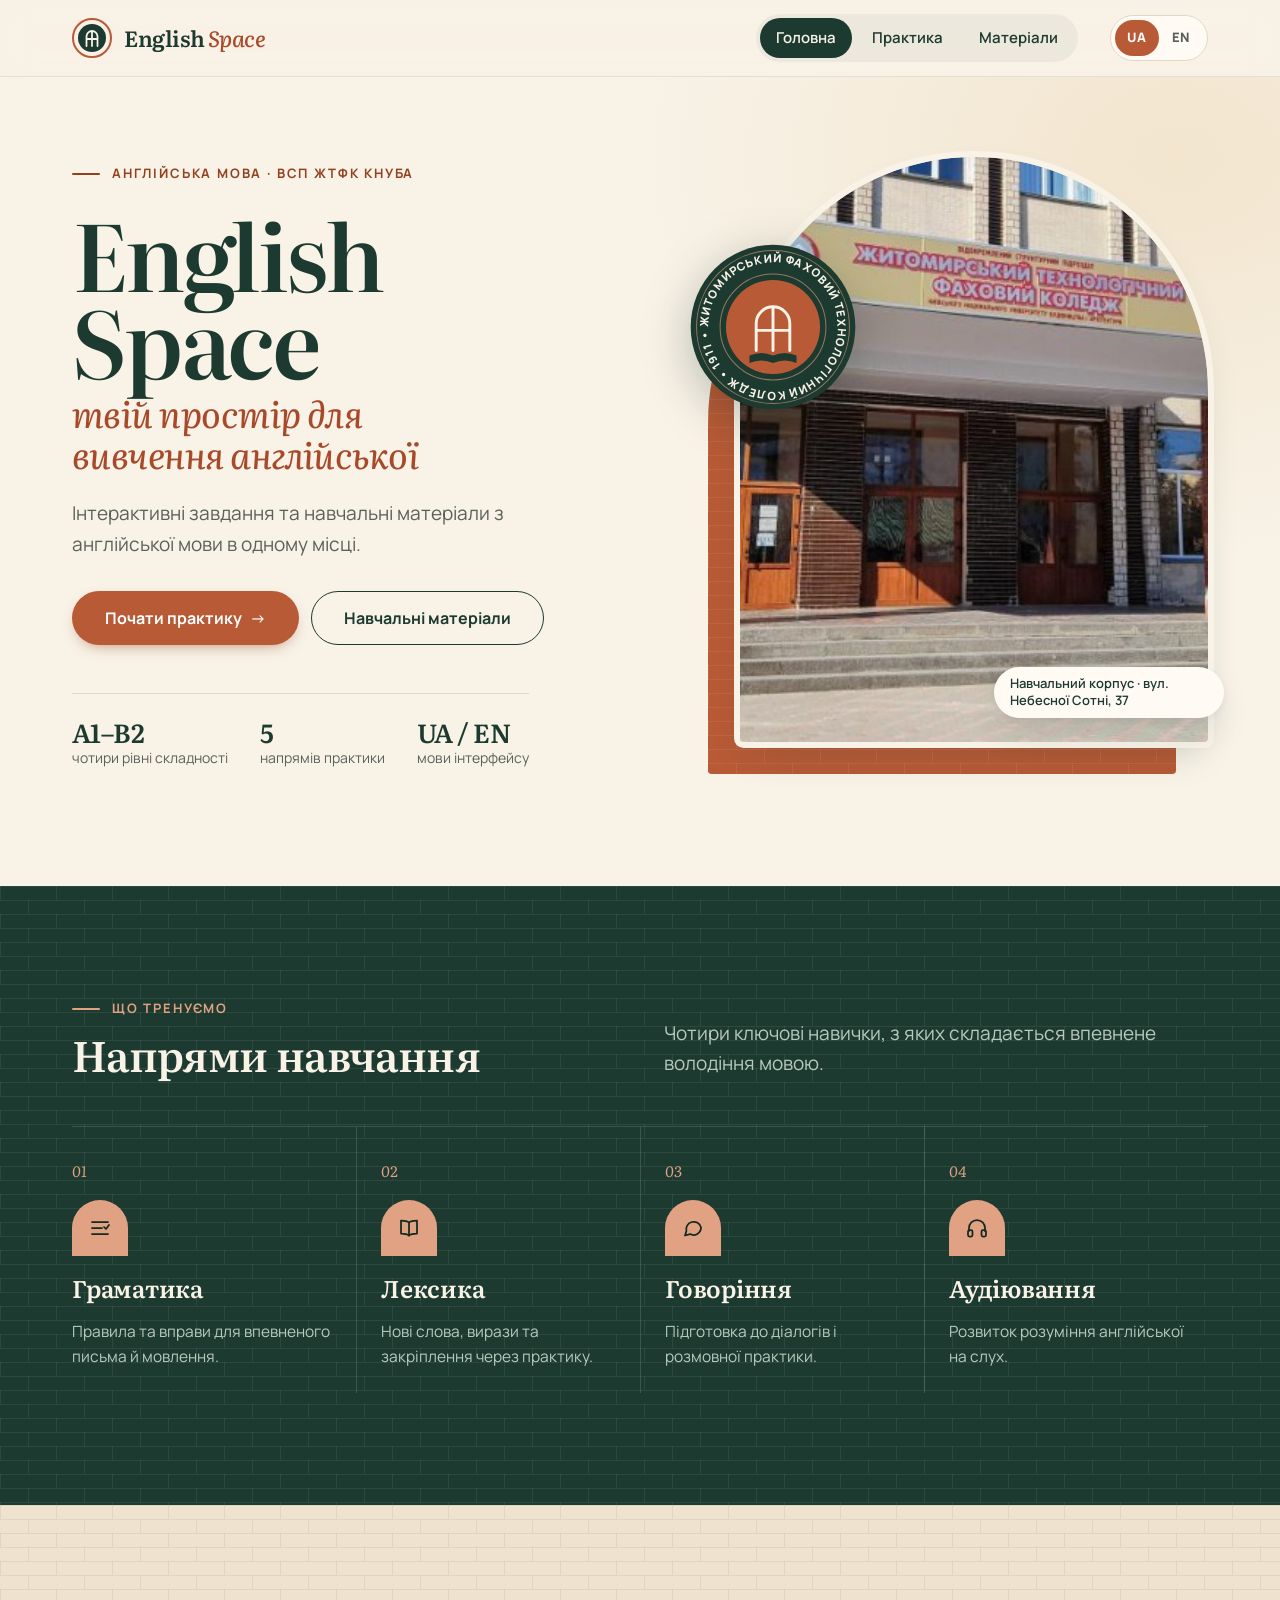
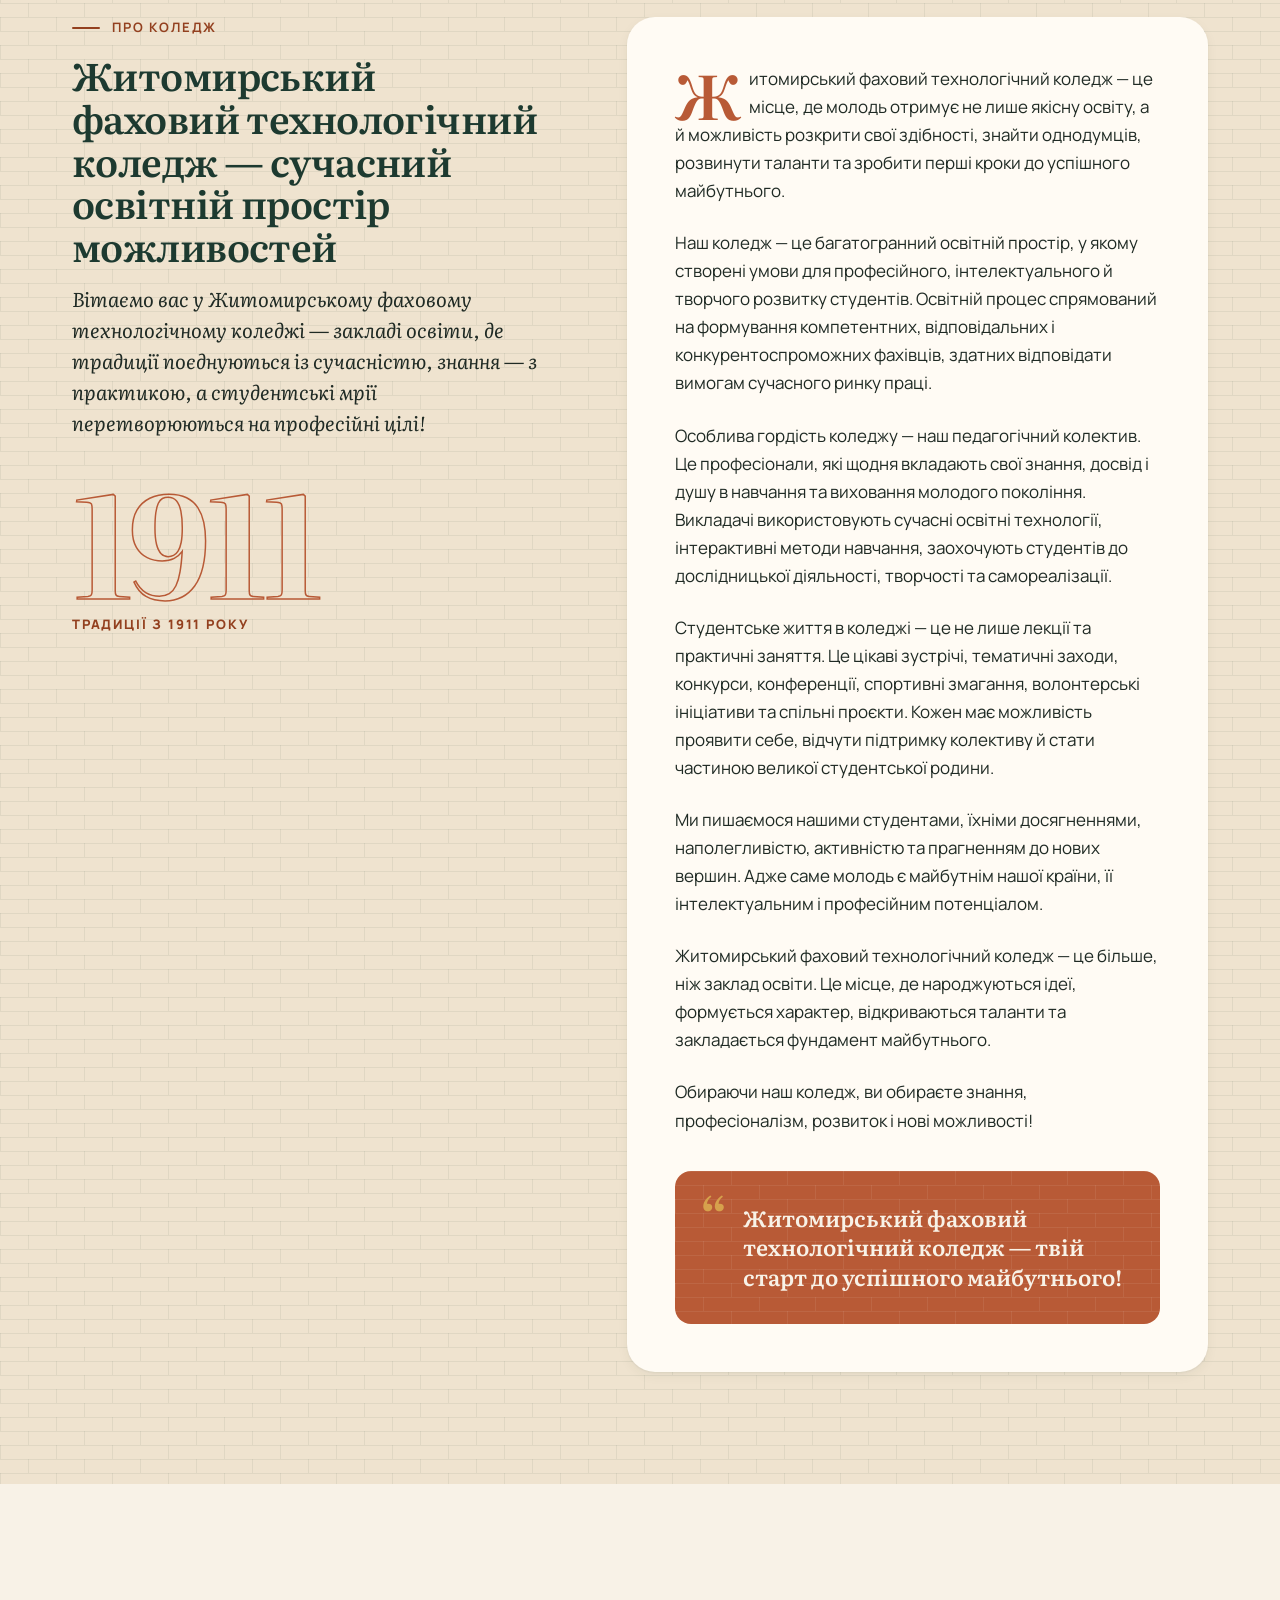
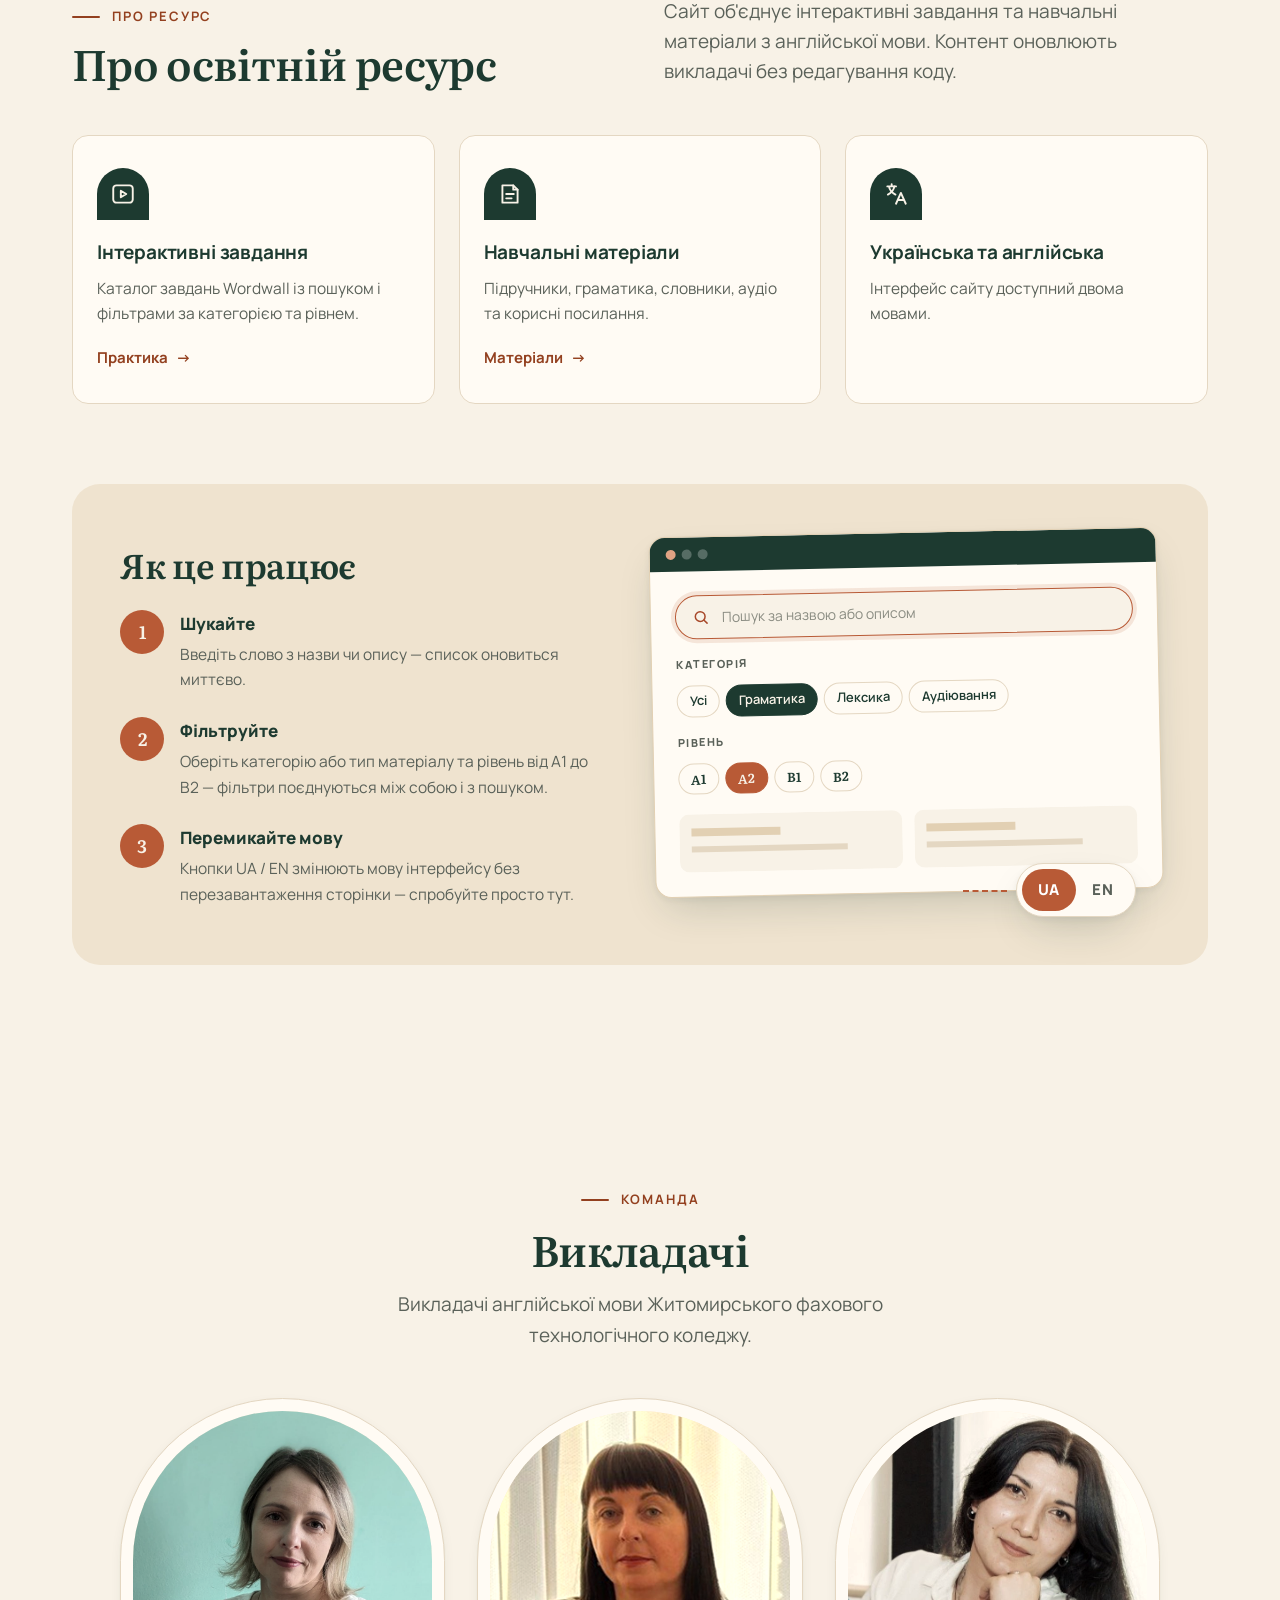
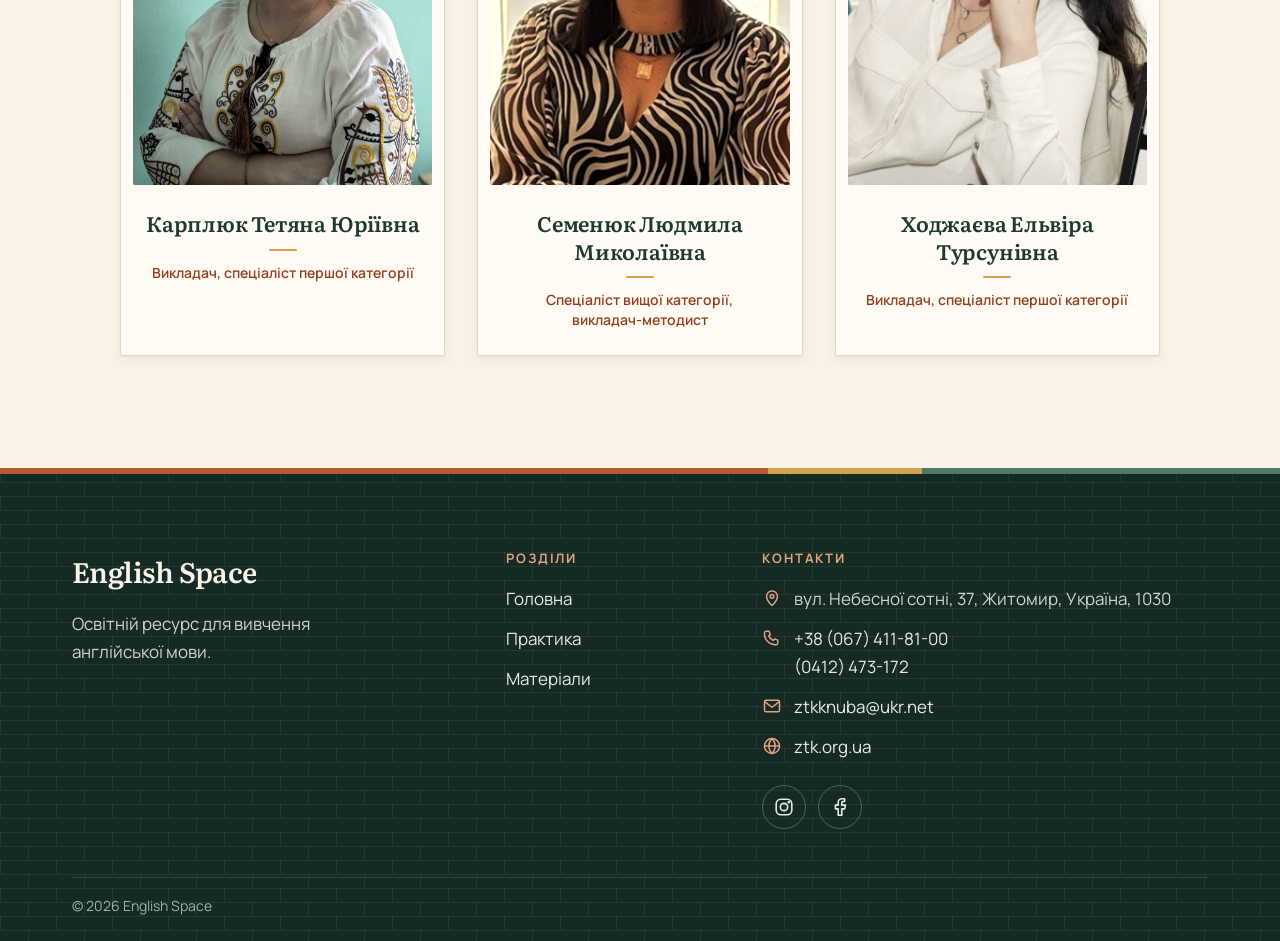
<file: index.html>
<!doctype html>
<html lang="uk">
  <head>
    <meta charset="UTF-8" />
    <meta name="viewport" content="width=device-width, initial-scale=1" />
    <title data-i18n="meta.home.title">
      English Space — англійська мова для студентів ЖТФК КНУБА | Житомирський технологічний коледж
    </title>
    <meta
      name="description"
      content="English Space: безкоштовні матеріали та інтерактивні вправи з англійської мови для студентів і викладачів Житомирського технологічного фахового коледжу КНУБА (ЖТФК, ЖТК КНУБА, Житомир)."
      data-i18n-attr="content:meta.home.desc"
    />
    <meta name="theme-color" content="#1d3a30" />

    <!-- SEO: головна адреса сайту (щоб Google не вважав основною копію на іншому хості) -->
    <link rel="canonical" href="https://english-space-zhtfk.vercel.app/" />
    <meta name="robots" content="index, follow, max-image-preview:large" />
    <meta property="og:type" content="website" />
    <meta property="og:site_name" content="English Space" />
    <meta
      property="og:title"
      content="English Space — англійська мова | ЖТФК КНУБА"
    />
    <meta
      property="og:description"
      content="Безкоштовні матеріали та інтерактивні вправи з англійської мови для студентів Житомирського технологічного фахового коледжу КНУБА."
    />
    <meta property="og:url" content="https://english-space-zhtfk.vercel.app/" />
    <meta property="og:locale" content="uk_UA" />
    <script type="application/ld+json">
      {
        "@context": "https://schema.org",
        "@type": "WebSite",
        "name": "English Space",
        "alternateName": [
          "English Space ЖТФК КНУБА",
          "English Space Житомирський технологічний коледж"
        ],
        "url": "https://english-space-zhtfk.vercel.app/",
        "inLanguage": ["uk", "en"],
        "publisher": {
          "@type": "EducationalOrganization",
          "name": "Житомирський технологічний фаховий коледж КНУБА"
        }
      }
    </script>

    <!-- Іконка вкладки -->
    <link rel="icon" type="image/svg+xml" href="assets/icons/favicon.svg" />
    <link
      rel="icon"
      type="image/png"
      sizes="64x64"
      href="assets/icons/favicon.png"
    />

    <!-- Запобігає «блиманню» української, якщо збережена інша мова.
       Приховує сторінку, доки i18n.js не застосує переклад (не довше 1,5 с). -->
    <script>
      (function () {
        try {
          var lang = localStorage.getItem("englishSpace.lang");
          if (lang && lang !== "ua") {
            var root = document.documentElement;
            root.classList.add("lang-pending");
            setTimeout(function () {
              root.classList.remove("lang-pending");
            }, 1500);
          }
        } catch (e) {
          /* localStorage недоступний — нічого не робимо */
        }
      })();
    </script>

    <!-- Шрифти: Literata (заголовки) і Manrope (текст), обидва з кирилицею -->
    <link rel="preconnect" href="https://fonts.googleapis.com" />
    <link rel="preconnect" href="https://fonts.gstatic.com" crossorigin />
    <link
      rel="stylesheet"
      href="https://fonts.googleapis.com/css2?family=Literata:ital,opsz,wght@0,7..72,400..700;1,7..72,400..600&family=Manrope:wght@400..800&display=swap"
    />

    <link rel="stylesheet" href="css/style.css" />
    <link rel="stylesheet" href="css/components.css" />
    <link rel="stylesheet" href="css/responsive.css" />
  </head>
  <body class="page-home">
    <a class="skip-link" href="#main" data-i18n="skip">Перейти до змісту</a>

    <!-- ===== ШАПКА (однакова на всіх сторінках) ===== -->
    <header class="site-header">
      <div class="container header-inner">
        <a class="logo" href="index.html">
          <svg class="logo-mark" viewBox="0 0 40 40" aria-hidden="true">
            <circle cx="20" cy="20" r="19" class="logo-mark-ring" />
            <circle cx="20" cy="20" r="14" class="logo-mark-core" />
            <path
              class="logo-mark-arch"
              d="M14.5 28V18.5a5.5 5.5 0 0 1 11 0V28M20 13v15M14.5 21h11"
            />
          </svg>
          <span class="logo-text">English <em>Space</em></span>
        </a>

        <button
          class="nav-toggle"
          type="button"
          aria-expanded="false"
          aria-controls="site-nav"
          aria-label="Відкрити меню"
          data-i18n-attr="aria-label:nav.openMenu"
        >
          <span class="nav-toggle-bar"></span>
        </button>

        <nav
          class="site-nav"
          id="site-nav"
          aria-label="Основна навігація"
          data-i18n-attr="aria-label:nav.main"
        >
          <ul class="nav-list">
            <li>
              <a href="index.html" aria-current="page" data-i18n="nav.home"
                >Головна</a
              >
            </li>
            <li>
              <a href="practice.html" data-i18n="nav.practice">Практика</a>
            </li>
            <li>
              <a href="resources.html" data-i18n="nav.resources">Матеріали</a>
            </li>
          </ul>

          <div
            class="lang-switch"
            role="group"
            aria-label="Мова інтерфейсу"
            data-i18n-attr="aria-label:lang.label"
          >
            <button
              class="lang-btn is-active"
              type="button"
              data-lang="ua"
              aria-pressed="true"
            >
              UA
            </button>
            <button
              class="lang-btn"
              type="button"
              data-lang="en"
              aria-pressed="false"
            >
              EN
            </button>
          </div>
        </nav>
      </div>
    </header>

    <main id="main">
      <!-- ===== HERO ===== -->
      <section class="hero">
        <div class="container hero-grid">
          <div class="hero-text">
            <p class="eyebrow" data-i18n="home.eyebrow">
              Англійська мова · ВСП ЖТФК КНУБА
            </p>
            <h1 class="hero-title">
              <span class="hero-title-brand" data-i18n="home.h1.brand"
                >English Space</span
              ><span class="visually-hidden"> — </span>
              <span class="hero-title-rest" data-i18n="home.h1.rest"
                >твій простір для вивчення англійської</span
              >
            </h1>
            <p class="lead" data-i18n="home.lead">
              Інтерактивні завдання та навчальні матеріали з англійської мови в
              одному місці.
            </p>
            <div class="btn-group">
              <a
                class="btn btn--primary btn--lg"
                href="practice.html"
                data-i18n="home.btnPractice"
                >Почати практику</a
              >
              <a
                class="btn btn--secondary btn--lg"
                href="resources.html"
                data-i18n="home.btnResources"
                >Навчальні матеріали</a
              >
            </div>

            <dl class="hero-facts">
              <div class="hero-fact">
                <dt>A1–B2</dt>
                <dd data-i18n="home.fact1">чотири рівні складності</dd>
              </div>
              <div class="hero-fact">
                <dt>5</dt>
                <dd data-i18n="home.fact2">напрямів практики</dd>
              </div>
              <div class="hero-fact">
                <dt>UA / EN</dt>
                <dd data-i18n="home.fact3">мови інтерфейсу</dd>
              </div>
            </dl>
          </div>

          <figure class="hero-visual">
            <div class="arch-frame arch-frame--hero">
              <img
                class="hero-image"
                src="assets/images/korpus.jpg"
                alt="Навчальний корпус коледжу"
                data-i18n-attr="alt:home.heroAlt"
                width="870"
                height="400"
                fetchpriority="high"
              />
            </div>

            <!-- «Печатка» — мотив круглої емблеми коледжу -->
            <svg class="seal" viewBox="0 0 200 200" aria-hidden="true">
              <defs>
                <path
                  id="seal-ring-path"
                  d="M100 100m-77 0a77 77 0 1 1 154 0a77 77 0 1 1-154 0"
                />
              </defs>
              <circle class="seal-disc" cx="100" cy="100" r="98" />
              <circle class="seal-line" cx="100" cy="100" r="91" />
              <circle class="seal-line" cx="100" cy="100" r="63" />
              <g class="seal-rotor">
                <text class="seal-text">
                  <textPath
                    href="#seal-ring-path"
                    textLength="478"
                    lengthAdjust="spacing"
                    data-i18n="seal.ring"
                  >
                    ЖИТОМИРСЬКИЙ ФАХОВИЙ ТЕХНОЛОГІЧНИЙ КОЛЕДЖ • 1911 •
                  </textPath>
                </text>
              </g>
              <circle class="seal-core" cx="100" cy="100" r="56" />
              <path
                class="seal-arch"
                d="M80 128V96a20 20 0 0 1 40 0v32M100 76v52M80 104h40"
              />
              <path
                class="seal-book"
                d="M72 134q14-6 28 0q14-6 28 0v9q-14-6-28 0q-14-6-28 0Z"
              />
            </svg>

            <figcaption class="hero-caption" data-i18n="home.photoCaption">
              Навчальний корпус · вул. Небесної Сотні, 37
            </figcaption>
          </figure>
        </div>
      </section>

      <!-- ===== НАПРЯМИ НАВЧАННЯ ===== -->
      <section
        class="section section--pine directions"
        aria-labelledby="directions-title"
      >
        <div class="container">
          <div class="section-head section-head--split">
            <div>
              <p class="kicker" data-i18n="dir.kicker">Що тренуємо</p>
              <h2 id="directions-title" data-i18n="dir.title">
                Напрями навчання
              </h2>
            </div>
            <p class="lead" data-i18n="dir.lead">
              Чотири ключові навички, з яких складається впевнене володіння
              мовою.
            </p>
          </div>
          <div class="card-grid direction-grid">
            <article class="card direction-card">
              <span class="card-icon" aria-hidden="true"
                ><svg
                  viewBox="0 0 24 24"
                  fill="none"
                  stroke="currentColor"
                  stroke-width="1.75"
                  stroke-linecap="round"
                  stroke-linejoin="round"
                >
                  <path d="M4 6h16M4 12h10M4 18h16" />
                  <path d="m16 11 2 2 3-4" /></svg
              ></span>
              <h3 data-i18n="dir.grammar">Граматика</h3>
              <p class="card-text" data-i18n="dir.grammar.text">
                Правила та вправи для впевненого письма й мовлення.
              </p>
            </article>
            <article class="card direction-card">
              <span class="card-icon" aria-hidden="true"
                ><svg
                  viewBox="0 0 24 24"
                  fill="none"
                  stroke="currentColor"
                  stroke-width="1.75"
                  stroke-linecap="round"
                  stroke-linejoin="round"
                >
                  <path
                    d="M12 6.5C10.5 5 8 4.5 4 4.5v13c4 0 6.5.5 8 2 1.5-1.5 4-2 8-2v-13c-4 0-6.5.5-8 2Z"
                  />
                  <path d="M12 6.5v13" /></svg
              ></span>
              <h3 data-i18n="dir.vocabulary">Лексика</h3>
              <p class="card-text" data-i18n="dir.vocabulary.text">
                Нові слова, вирази та закріплення через практику.
              </p>
            </article>
            <article class="card direction-card">
              <span class="card-icon" aria-hidden="true"
                ><svg
                  viewBox="0 0 24 24"
                  fill="none"
                  stroke="currentColor"
                  stroke-width="1.75"
                  stroke-linecap="round"
                  stroke-linejoin="round"
                >
                  <path
                    d="M20 11.5a7.5 7.5 0 0 1-11 6.6L4 19.5l1.4-4.4A7.5 7.5 0 1 1 20 11.5Z"
                  /></svg
              ></span>
              <h3 data-i18n="dir.speaking">Говоріння</h3>
              <p class="card-text" data-i18n="dir.speaking.text">
                Підготовка до діалогів і розмовної практики.
              </p>
            </article>
            <article class="card direction-card">
              <span class="card-icon" aria-hidden="true"
                ><svg
                  viewBox="0 0 24 24"
                  fill="none"
                  stroke="currentColor"
                  stroke-width="1.75"
                  stroke-linecap="round"
                  stroke-linejoin="round"
                >
                  <path d="M4 15v-3a8 8 0 0 1 16 0v3" />
                  <rect x="3" y="14" width="4.5" height="6.5" rx="1.5" />
                  <rect
                    x="16.5"
                    y="14"
                    width="4.5"
                    height="6.5"
                    rx="1.5"
                  /></svg
              ></span>
              <h3 data-i18n="dir.listening">Аудіювання</h3>
              <p class="card-text" data-i18n="dir.listening.text">
                Розвиток розуміння англійської на слух.
              </p>
            </article>
          </div>
        </div>
      </section>

      <!-- ===== ПРО КОЛЕДЖ ===== -->
      <section
        class="section section--sand college"
        aria-labelledby="college-title"
      >
        <div class="container about-grid about-grid--sticky">
          <div class="section-head">
            <p class="kicker" data-i18n="college.kicker">Про коледж</p>
            <h2 id="college-title" data-i18n="college.title">
              Житомирський фаховий технологічний коледж — сучасний освітній
              простір можливостей
            </h2>
            <p class="lead" data-i18n="college.p1">
              Вітаємо вас у Житомирському фаховому технологічному коледжі —
              закладі освіти, де традиції поєднуються із сучасністю, знання — з
              практикою, а студентські мрії перетворюються на професійні цілі!
            </p>
            <div class="college-year" aria-hidden="true">1911</div>
            <p class="college-since" data-i18n="college.since">
              Традиції з 1911 року
            </p>
          </div>
          <div class="college-body">
            <p data-i18n="college.p2">
              Житомирський фаховий технологічний коледж — це місце, де молодь
              отримує не лише якісну освіту, а й можливість розкрити свої
              здібності, знайти однодумців, розвинути таланти та зробити перші
              кроки до успішного майбутнього.
            </p>
            <p data-i18n="college.p3">
              Наш коледж — це багатогранний освітній простір, у якому створені
              умови для професійного, інтелектуального й творчого розвитку
              студентів. Освітній процес спрямований на формування компетентних,
              відповідальних і конкурентоспроможних фахівців, здатних
              відповідати вимогам сучасного ринку праці.
            </p>
            <p data-i18n="college.p4">
              Особлива гордість коледжу — наш педагогічний колектив. Це
              професіонали, які щодня вкладають свої знання, досвід і душу в
              навчання та виховання молодого покоління. Викладачі використовують
              сучасні освітні технології, інтерактивні методи навчання,
              заохочують студентів до дослідницької діяльності, творчості та
              самореалізації.
            </p>
            <p data-i18n="college.p5">
              Студентське життя в коледжі — це не лише лекції та практичні
              заняття. Це цікаві зустрічі, тематичні заходи, конкурси,
              конференції, спортивні змагання, волонтерські ініціативи та
              спільні проєкти. Кожен має можливість проявити себе, відчути
              підтримку колективу й стати частиною великої студентської родини.
            </p>
            <p data-i18n="college.p6">
              Ми пишаємося нашими студентами, їхніми досягненнями,
              наполегливістю, активністю та прагненням до нових вершин. Адже
              саме молодь є майбутнім нашої країни, її інтелектуальним і
              професійним потенціалом.
            </p>
            <p data-i18n="college.p7">
              Житомирський фаховий технологічний коледж — це більше, ніж заклад
              освіти. Це місце, де народжуються ідеї, формується характер,
              відкриваються таланти та закладається фундамент майбутнього.
            </p>
            <p data-i18n="college.p8">
              Обираючи наш коледж, ви обираєте знання, професіоналізм, розвиток
              і нові можливості!
            </p>
            <p class="college-tagline" data-i18n="college.p9">
              Житомирський фаховий технологічний коледж — твій старт до
              успішного майбутнього!
            </p>
          </div>
        </div>
      </section>

      <!-- ===== ПРО РЕСУРС + ЯК ЦЕ ПРАЦЮЄ ===== -->
      <section class="section resource" aria-labelledby="about-title">
        <div class="container">
          <div class="section-head section-head--split">
            <div>
              <p class="kicker" data-i18n="about.kicker">Про ресурс</p>
              <h2 id="about-title" data-i18n="about.title">
                Про освітній ресурс
              </h2>
            </div>
            <p class="lead" data-i18n="about.lead">
              Сайт об'єднує інтерактивні завдання та навчальні матеріали з
              англійської мови. Контент оновлюють викладачі без редагування
              коду.
            </p>
          </div>

          <ul class="feature-list">
            <li class="feature">
              <span class="feature-icon" aria-hidden="true"
                ><svg
                  viewBox="0 0 24 24"
                  fill="none"
                  stroke="currentColor"
                  stroke-width="1.75"
                  stroke-linecap="round"
                  stroke-linejoin="round"
                >
                  <rect x="3" y="4" width="18" height="16" rx="3" />
                  <path d="m10 9 5 3-5 3Z" /></svg
              ></span>
              <h3 data-i18n="about.f1.title">Інтерактивні завдання</h3>
              <p class="card-text" data-i18n="about.f1.text">
                Каталог завдань Wordwall із пошуком і фільтрами за категорією та
                рівнем.
              </p>
              <a
                class="feature-link"
                href="practice.html"
                data-i18n="nav.practice"
                >Практика</a
              >
            </li>
            <li class="feature">
              <span class="feature-icon" aria-hidden="true"
                ><svg
                  viewBox="0 0 24 24"
                  fill="none"
                  stroke="currentColor"
                  stroke-width="1.75"
                  stroke-linecap="round"
                  stroke-linejoin="round"
                >
                  <path d="M5 4h10l4 4v12H5Z" />
                  <path d="M15 4v4h4M8.5 12h7M8.5 16h5" /></svg
              ></span>
              <h3 data-i18n="about.f2.title">Навчальні матеріали</h3>
              <p class="card-text" data-i18n="about.f2.text">
                Підручники, граматика, словники, аудіо та корисні посилання.
              </p>
              <a
                class="feature-link"
                href="resources.html"
                data-i18n="nav.resources"
                >Матеріали</a
              >
            </li>
            <li class="feature">
              <span class="feature-icon" aria-hidden="true"
                ><svg
                  viewBox="0 0 24 24"
                  fill="none"
                  stroke="currentColor"
                  stroke-width="1.75"
                  stroke-linecap="round"
                  stroke-linejoin="round"
                >
                  <path d="M4 5h8M8 3v2M5.5 5c.5 3 3 6 6 7.5" />
                  <path d="M10.5 5c-.5 3-3 6-6 7.5" />
                  <path d="m12 21 4.5-10L21 21M13.5 17.5h6" /></svg
              ></span>
              <h3 data-i18n="about.f3.title">Українська та англійська</h3>
              <p class="card-text" data-i18n="about.f3.text">
                Інтерфейс сайту доступний двома мовами.
              </p>
            </li>
          </ul>

          <!-- Як користуватися: пошук, фільтри, мова -->
          <div class="how">
            <div class="how-text">
              <h3 class="how-title" id="how-title" data-i18n="how.title">
                Як це працює
              </h3>
              <ol class="how-steps">
                <li class="how-step">
                  <h4 data-i18n="how.s1.title">Шукайте</h4>
                  <p data-i18n="how.s1.text">
                    Введіть слово з назви чи опису — список оновиться миттєво.
                  </p>
                </li>
                <li class="how-step">
                  <h4 data-i18n="how.s2.title">Фільтруйте</h4>
                  <p data-i18n="how.s2.text">
                    Оберіть категорію або тип матеріалу та рівень від A1 до B2 —
                    фільтри поєднуються між собою і з пошуком.
                  </p>
                </li>
                <li class="how-step">
                  <h4 data-i18n="how.s3.title">Перемикайте мову</h4>
                  <p data-i18n="how.s3.text">
                    Кнопки UA / EN змінюють мову інтерфейсу без перезавантаження
                    сторінки — спробуйте просто тут.
                  </p>
                </li>
              </ol>
            </div>

            <div class="how-demo">
              <!-- Ілюстрація панелі каталогу (не інтерактивна) -->
              <div class="demo-window" aria-hidden="true">
                <div class="demo-bar">
                  <span></span><span></span><span></span>
                </div>
                <div class="demo-body">
                  <div class="demo-search">
                    <svg
                      viewBox="0 0 24 24"
                      fill="none"
                      stroke="currentColor"
                      stroke-width="2"
                      stroke-linecap="round"
                    >
                      <circle cx="11" cy="11" r="6.5" />
                      <path d="m16 16 4 4" />
                    </svg>
                    <span data-i18n="search.placeholder"
                      >Пошук за назвою або описом</span
                    >
                  </div>
                  <p class="demo-label" data-i18n="filter.category">
                    Категорія
                  </p>
                  <div class="demo-chips">
                    <span class="demo-chip" data-i18n="cat.all">Усі</span>
                    <span class="demo-chip is-on" data-i18n="cat.grammar"
                      >Граматика</span
                    >
                    <span class="demo-chip" data-i18n="cat.vocabulary"
                      >Лексика</span
                    >
                    <span class="demo-chip" data-i18n="cat.listening"
                      >Аудіювання</span
                    >
                  </div>
                  <p class="demo-label" data-i18n="filter.level">Рівень</p>
                  <div class="demo-chips">
                    <span class="demo-chip demo-chip--level">A1</span>
                    <span class="demo-chip demo-chip--level is-on">A2</span>
                    <span class="demo-chip demo-chip--level">B1</span>
                    <span class="demo-chip demo-chip--level">B2</span>
                  </div>
                  <div class="demo-cards">
                    <span></span><span></span>
                  </div>
                </div>
              </div>

              <!-- Справжній перемикач мови (працює так само, як у шапці) -->
              <div
                class="lang-switch lang-switch--demo"
                role="group"
                aria-label="Мова інтерфейсу"
                data-i18n-attr="aria-label:lang.label"
              >
                <button
                  class="lang-btn is-active"
                  type="button"
                  data-lang="ua"
                  aria-pressed="true"
                >
                  UA
                </button>
                <button
                  class="lang-btn"
                  type="button"
                  data-lang="en"
                  aria-pressed="false"
                >
                  EN
                </button>
              </div>
            </div>
          </div>
        </div>
      </section>

      <!-- ===== ВИКЛАДАЧІ ===== -->
      <!-- Порядок карток: ліворуч, у центрі (Семенюк Л. М.), праворуч.
           --focus — точка кадрування фото (по горизонталі й вертикалі);
           значення за замовчуванням: 50% 20%. -->
      <section
        class="section section--cream teachers"
        aria-labelledby="teachers-title"
      >
        <div class="container">
          <div class="section-head section-head--center">
            <p class="kicker" data-i18n="teachers.kicker">Команда</p>
            <h2 id="teachers-title" data-i18n="teachers.title">Викладачі</h2>
            <p class="lead" data-i18n="teachers.lead">
              Викладачі англійської мови Житомирського фахового технологічного
              коледжу.
            </p>
          </div>
          <div class="card-grid card-grid--3 teacher-grid">
            <article class="card card--teacher">
              <img
                class="teacher-photo teacher-photo--img"
                src="assets/images/Tetiana_Yuriivna.jpg"
                alt="Карплюк Тетяна Юріївна"
                data-i18n-attr="alt:teacher.karpliuk.name"
                loading="lazy"
                style="--focus: 50% 22%"
              />
              <h3 data-i18n="teacher.karpliuk.name">Карплюк Тетяна Юріївна</h3>
              <p class="teacher-role" data-i18n="teacher.karpliuk.role">
                Викладач, спеціаліст першої категорії
              </p>
            </article>
            <article class="card card--teacher">
              <img
                class="teacher-photo teacher-photo--img"
                src="assets/images/Liudmyla_Mykolaivna_portrait.jpg"
                alt="Семенюк Людмила Миколаївна"
                data-i18n-attr="alt:teacher.semeniuk.name"
                loading="lazy"
                style="--focus: 50% 20%"
              />
              <h3 data-i18n="teacher.semeniuk.name">
                Семенюк Людмила Миколаївна
              </h3>
              <p class="teacher-role" data-i18n="teacher.semeniuk.role">
                Спеціаліст вищої категорії, викладач-методист
              </p>
            </article>
            <article class="card card--teacher">
              <img
                class="teacher-photo teacher-photo--img"
                src="assets/images/Elvira_Tursunivna.jpg"
                alt="Ходжаєва Ельвіра Турсунівна"
                data-i18n-attr="alt:teacher.khodzhaieva.name"
                loading="lazy"
                style="--focus: 58% 18%"
              />
              <h3 data-i18n="teacher.khodzhaieva.name">
                Ходжаєва Ельвіра Турсунівна
              </h3>
              <p class="teacher-role" data-i18n="teacher.khodzhaieva.role">
                Викладач, спеціаліст першої категорії
              </p>
            </article>
          </div>
        </div>
      </section>
    </main>

    <!-- ===== ПІДВАЛ (однаковий на всіх сторінках) ===== -->
    <footer class="site-footer">
      <div class="container">
        <div class="footer-grid">
          <div>
            <p class="footer-title">English Space</p>
            <p data-i18n="footer.about">
              Освітній ресурс для вивчення англійської мови.
            </p>
          </div>
          <nav
            aria-label="Навігація в підвалі"
            data-i18n-attr="aria-label:footer.navLabel"
          >
            <p class="footer-title" data-i18n="footer.sections">Розділи</p>
            <ul class="footer-list">
              <li><a href="index.html" data-i18n="nav.home">Головна</a></li>
              <li>
                <a href="practice.html" data-i18n="nav.practice">Практика</a>
              </li>
              <li>
                <a href="resources.html" data-i18n="nav.resources">Матеріали</a>
              </li>
            </ul>
          </nav>
          <div>
            <p class="footer-title" data-i18n="footer.contacts">Контакти</p>
            <address class="footer-contacts">
              <ul class="footer-list">
                <li class="contact-item">
                  <svg
                    class="contact-icon"
                    viewBox="0 0 24 24"
                    fill="none"
                    stroke="currentColor"
                    stroke-width="1.75"
                    stroke-linecap="round"
                    stroke-linejoin="round"
                    aria-hidden="true"
                  >
                    <path
                      d="M12 21s-6.5-5.6-6.5-11a6.5 6.5 0 0 1 13 0c0 5.4-6.5 11-6.5 11Z"
                    />
                    <circle cx="12" cy="10" r="2.25" /></svg
                  ><span data-i18n="footer.address"
                    >вул. Небесної сотні, 37, Житомир, Україна, 1030</span
                  >
                </li>
                <li class="contact-item">
                  <svg
                    class="contact-icon"
                    viewBox="0 0 24 24"
                    fill="none"
                    stroke="currentColor"
                    stroke-width="1.75"
                    stroke-linecap="round"
                    stroke-linejoin="round"
                    aria-hidden="true"
                  >
                    <path
                      d="M5 4h3.5l1.5 4-2 1.5a11 11 0 0 0 5.5 5.5L15 13l4 1.5V18a2 2 0 0 1-2 2A13 13 0 0 1 3 6a2 2 0 0 1 2-2Z"
                    /></svg
                  ><span
                    ><a href="tel:+380674118100">+38 (067) 411-81-00</a><br /><a
                      href="tel:+380412473172"
                      >(0412) 473-172</a
                    ></span
                  >
                </li>
                <li class="contact-item">
                  <svg
                    class="contact-icon"
                    viewBox="0 0 24 24"
                    fill="none"
                    stroke="currentColor"
                    stroke-width="1.75"
                    stroke-linecap="round"
                    stroke-linejoin="round"
                    aria-hidden="true"
                  >
                    <rect x="3" y="5" width="18" height="14" rx="2" />
                    <path d="m3.5 7 8.5 6.5L20.5 7" /></svg
                  ><a href="mailto:ztkknuba@ukr.net">ztkknuba@ukr.net</a>
                </li>
                <li class="contact-item">
                  <svg
                    class="contact-icon"
                    viewBox="0 0 24 24"
                    fill="none"
                    stroke="currentColor"
                    stroke-width="1.75"
                    stroke-linecap="round"
                    stroke-linejoin="round"
                    aria-hidden="true"
                  >
                    <circle cx="12" cy="12" r="9" />
                    <path
                      d="M3 12h18M12 3c2.5 2.6 3.8 5.6 3.8 9s-1.3 6.4-3.8 9c-2.5-2.6-3.8-5.6-3.8-9S9.5 5.6 12 3Z"
                    /></svg
                  ><a
                    href="https://ztk.org.ua"
                    target="_blank"
                    rel="noopener noreferrer"
                    >ztk.org.ua</a
                  >
                </li>
              </ul>
            </address>
            <ul
              class="social-list"
              aria-label="Соціальні мережі"
              data-i18n-attr="aria-label:footer.social"
            >
              <li>
                <a
                  class="social-link"
                  href="https://www.instagram.com/ztfk.knuba"
                  target="_blank"
                  rel="noopener noreferrer"
                  aria-label="Instagram (відкриється в новій вкладці)"
                  data-i18n-attr="aria-label:footer.instagram"
                  ><svg
                    viewBox="0 0 24 24"
                    fill="none"
                    stroke="currentColor"
                    stroke-width="1.75"
                    stroke-linecap="round"
                    stroke-linejoin="round"
                    aria-hidden="true"
                  >
                    <rect x="3.5" y="3.5" width="17" height="17" rx="5" />
                    <circle cx="12" cy="12" r="4" />
                    <circle
                      cx="17.2"
                      cy="6.8"
                      r="0.6"
                      fill="currentColor"
                    /></svg
                ></a>
              </li>
              <li>
                <a
                  class="social-link"
                  href="https://www.facebook.com/share/1DmfsU2kYp/"
                  target="_blank"
                  rel="noopener noreferrer"
                  aria-label="Facebook (відкриється в новій вкладці)"
                  data-i18n-attr="aria-label:footer.facebook"
                  ><svg
                    viewBox="0 0 24 24"
                    fill="none"
                    stroke="currentColor"
                    stroke-width="1.75"
                    stroke-linecap="round"
                    stroke-linejoin="round"
                    aria-hidden="true"
                  >
                    <path
                      d="M17 3h-3a4 4 0 0 0-4 4v3H7v4h3v7h4v-7h3l1-4h-4V7a1 1 0 0 1 1-1h2Z"
                    /></svg
                ></a>
              </li>
            </ul>
          </div>
        </div>
        <p class="footer-bottom">
          &copy; <span data-year>2026</span> English Space
        </p>
      </div>
    </footer>

    <script src="js/i18n.js" defer></script>
    <script src="js/main.js" defer></script>
  </body>
</html>
</file>
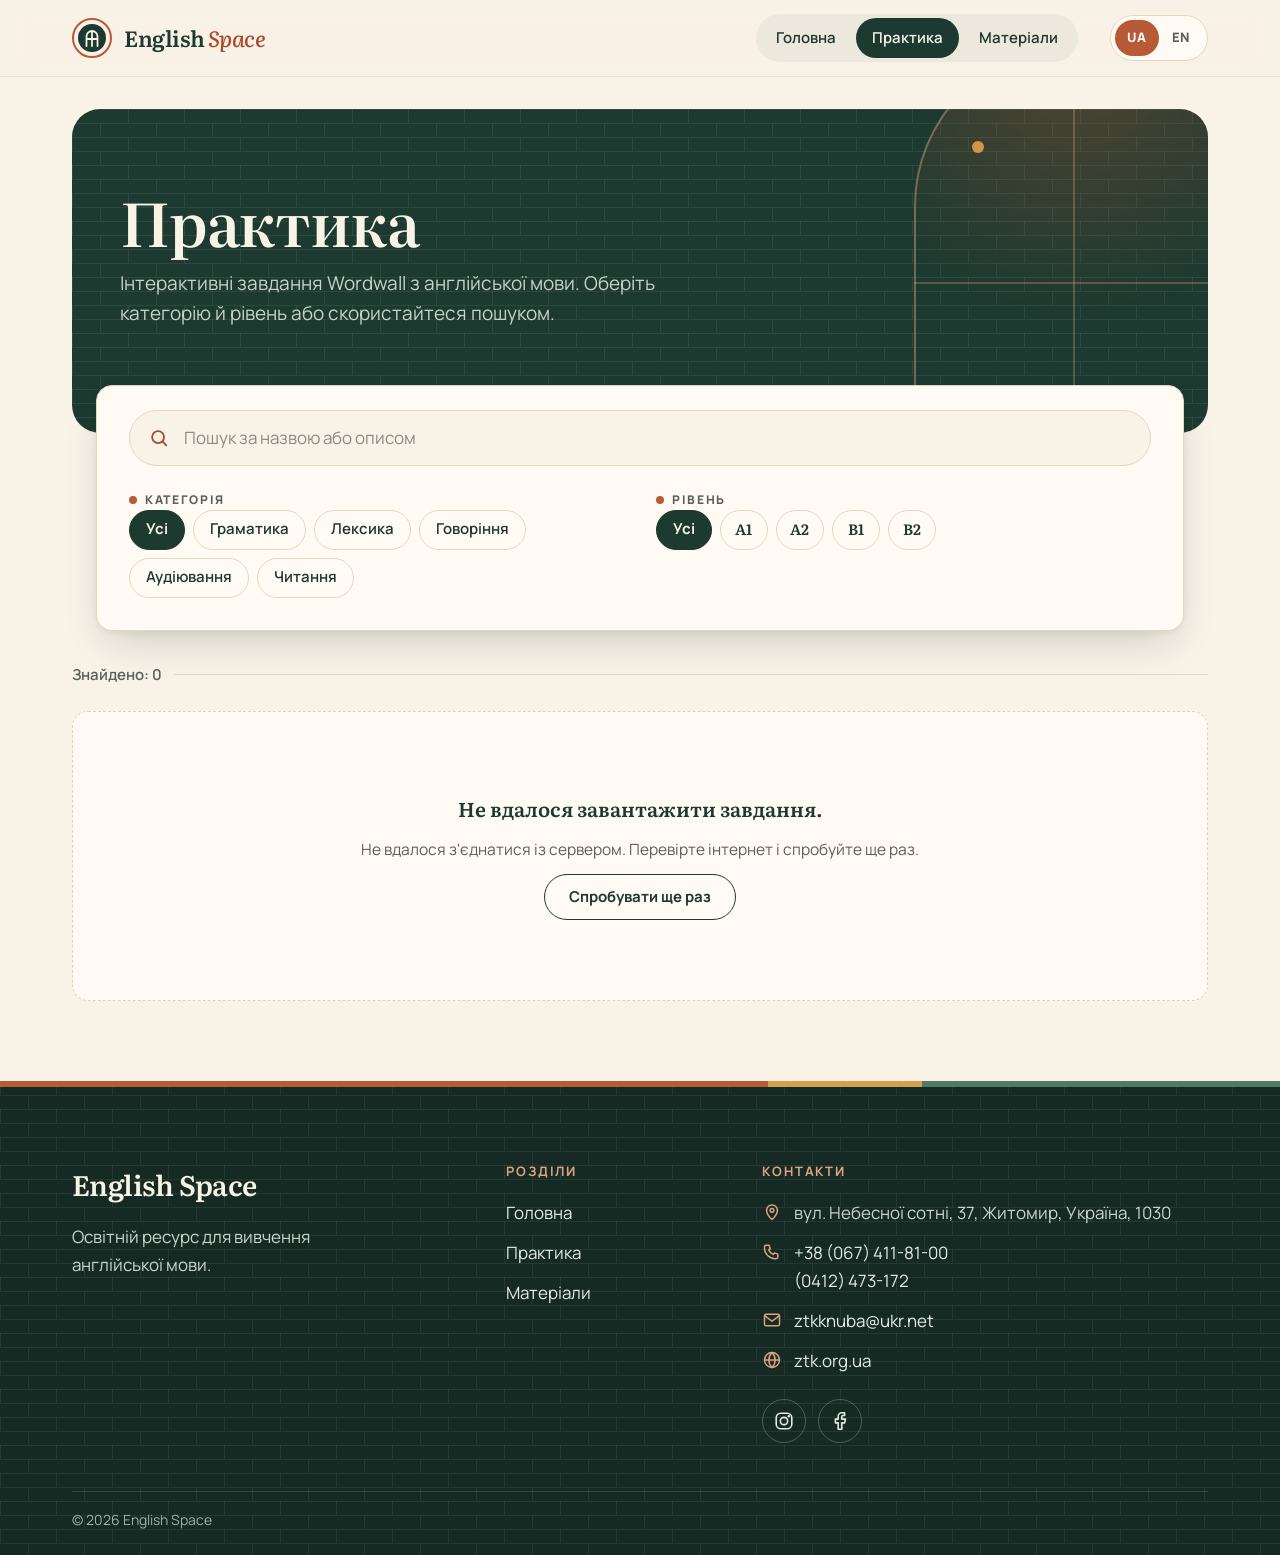
<file: practice.html>
<!doctype html>
<html lang="uk">
  <head>
    <meta charset="UTF-8" />
    <meta name="viewport" content="width=device-width, initial-scale=1" />
    <title>
      Практика англійської — інтерактивні вправи онлайн | English Space ЖТФК
      КНУБА
    </title>
    <meta
      name="description"
      content="Каталог інтерактивних вправ Wordwall з англійської мови за рівнями A1–B2 для студентів Житомирського технологічного фахового коледжу КНУБА (ЖТФК)."
    />
    <link
      rel="canonical"
      href="https://english-space-zhtfk.vercel.app/practice.html"
    />
    <meta name="robots" content="index, follow, max-image-preview:large" />
    <meta property="og:type" content="website" />
    <meta property="og:site_name" content="English Space" />
    <meta
      property="og:title"
      content="Практика англійської — English Space ЖТФК КНУБА"
    />
    <meta
      property="og:description"
      content="Інтерактивні вправи Wordwall з англійської мови за рівнями A1–B2."
    />
    <meta
      property="og:url"
      content="https://english-space-zhtfk.vercel.app/practice.html"
    />
    <meta property="og:locale" content="uk_UA" />
    <!-- Іконка вкладки -->
    <link rel="icon" type="image/svg+xml" href="assets/icons/favicon.svg" />
    <link
      rel="icon"
      type="image/png"
      sizes="64x64"
      href="assets/icons/favicon.png"
    />

    <!-- Запобігає «блиманню» української, якщо збережена інша мова.
       Приховує сторінку, доки i18n.js не застосує переклад (не довше 1,5 с). -->
    <script>
      (function () {
        try {
          var lang = localStorage.getItem("englishSpace.lang");
          if (lang && lang !== "ua") {
            var root = document.documentElement;
            root.classList.add("lang-pending");
            setTimeout(function () {
              root.classList.remove("lang-pending");
            }, 1500);
          }
        } catch (e) {
          /* localStorage недоступний — нічого не робимо */
        }
      })();
    </script>

    <!-- Шрифти: Literata (заголовки) і Manrope (текст), обидва з кирилицею -->
    <link rel="preconnect" href="https://fonts.googleapis.com" />
    <link rel="preconnect" href="https://fonts.gstatic.com" crossorigin />
    <link
      rel="stylesheet"
      href="https://fonts.googleapis.com/css2?family=Literata:ital,opsz,wght@0,7..72,400..700;1,7..72,400..600&family=Manrope:wght@400..800&display=swap"
    />

    <link rel="stylesheet" href="css/style.css" />
    <link rel="stylesheet" href="css/components.css" />
    <link rel="stylesheet" href="css/responsive.css" />
  </head>
  <body>
    <a class="skip-link" href="#main" data-i18n="skip">Перейти до змісту</a>

    <!-- ===== ШАПКА (однакова на всіх сторінках) ===== -->
    <header class="site-header">
      <div class="container header-inner">
        <a class="logo" href="index.html">
          <svg class="logo-mark" viewBox="0 0 40 40" aria-hidden="true">
            <circle cx="20" cy="20" r="19" class="logo-mark-ring" />
            <circle cx="20" cy="20" r="14" class="logo-mark-core" />
            <path
              class="logo-mark-arch"
              d="M14.5 28V18.5a5.5 5.5 0 0 1 11 0V28M20 13v15M14.5 21h11"
            />
          </svg>
          <span class="logo-text">English <em>Space</em></span>
        </a>

        <button
          class="nav-toggle"
          type="button"
          aria-expanded="false"
          aria-controls="site-nav"
          aria-label="Відкрити меню"
          data-i18n-attr="aria-label:nav.openMenu"
        >
          <span class="nav-toggle-bar"></span>
        </button>

        <nav
          class="site-nav"
          id="site-nav"
          aria-label="Основна навігація"
          data-i18n-attr="aria-label:nav.main"
        >
          <ul class="nav-list">
            <li><a href="index.html" data-i18n="nav.home">Головна</a></li>
            <li>
              <a
                href="practice.html"
                aria-current="page"
                data-i18n="nav.practice"
                >Практика</a
              >
            </li>
            <li>
              <a href="resources.html" data-i18n="nav.resources">Матеріали</a>
            </li>
          </ul>

          <!-- Перемикач мови: працюватиме після Етапу 4 -->
          <div
            class="lang-switch"
            role="group"
            aria-label="Мова інтерфейсу"
            data-i18n-attr="aria-label:lang.label"
          >
            <button
              class="lang-btn is-active"
              type="button"
              data-lang="ua"
              aria-pressed="true"
            >
              UA
            </button>
            <button
              class="lang-btn"
              type="button"
              data-lang="en"
              aria-pressed="false"
            >
              EN
            </button>
          </div>
        </nav>
      </div>
    </header>

    <main id="main">
      <div class="container page-container">
        <div class="page-head">
          <h1 data-i18n="practice.h1">Практика</h1>
          <p class="lead" data-i18n="practice.lead">
            Інтерактивні завдання Wordwall з англійської мови. Оберіть категорію
            й рівень або скористайтеся пошуком.
          </p>
        </div>

        <!-- ===== ПОШУК І ФІЛЬТРИ ===== -->
        <div class="toolbar">
          <div class="search-field">
            <input
              type="search"
              id="search-input"
              placeholder="Пошук за назвою або описом"
              aria-label="Пошук завдань"
              autocomplete="off"
              data-i18n-attr="placeholder:search.placeholder;aria-label:practice.searchLabel"
            />
          </div>

          <fieldset class="filter-group">
            <legend class="filter-label" data-i18n="filter.category">
              Категорія
            </legend>
            <div class="chip-list" id="category-filters">
              <button
                class="chip"
                type="button"
                data-category="all"
                aria-pressed="true"
                data-i18n="cat.all"
              >
                Усі
              </button>
              <button
                class="chip"
                type="button"
                data-category="grammar"
                aria-pressed="false"
                data-i18n="cat.grammar"
              >
                Граматика
              </button>
              <button
                class="chip"
                type="button"
                data-category="vocabulary"
                aria-pressed="false"
                data-i18n="cat.vocabulary"
              >
                Лексика
              </button>
              <button
                class="chip"
                type="button"
                data-category="speaking"
                aria-pressed="false"
                data-i18n="cat.speaking"
              >
                Говоріння
              </button>
              <button
                class="chip"
                type="button"
                data-category="listening"
                aria-pressed="false"
                data-i18n="cat.listening"
              >
                Аудіювання
              </button>
              <button
                class="chip"
                type="button"
                data-category="reading"
                aria-pressed="false"
                data-i18n="cat.reading"
              >
                Читання
              </button>
            </div>
          </fieldset>

          <fieldset class="filter-group">
            <legend class="filter-label" data-i18n="filter.level">
              Рівень
            </legend>
            <div class="chip-list" id="level-filters">
              <button
                class="chip"
                type="button"
                data-level="all"
                aria-pressed="true"
                data-i18n="level.all"
              >
                Усі
              </button>
              <button
                class="chip"
                type="button"
                data-level="a1"
                aria-pressed="false"
              >
                A1
              </button>
              <button
                class="chip"
                type="button"
                data-level="a2"
                aria-pressed="false"
              >
                A2
              </button>
              <button
                class="chip"
                type="button"
                data-level="b1"
                aria-pressed="false"
              >
                B1
              </button>
              <button
                class="chip"
                type="button"
                data-level="b2"
                aria-pressed="false"
              >
                B2
              </button>
            </div>
          </fieldset>
        </div>

        <p
          class="results-count"
          id="results-count"
          aria-live="polite"
          hidden
          data-i18n="results.found"
          data-i18n-vars='{"count":0}'
        >
          Знайдено: 0
        </p>

        <!-- ===== СТАНИ ===== -->
        <!-- Завантаження показано одразу; скрипт ховає його, коли дані отримано -->
        <div class="state" id="state-loading" role="status">
          <span class="spinner" aria-hidden="true"></span>
          <p data-i18n="practice.loading">Завантаження завдань…</p>
        </div>
        <div class="state" id="state-error" hidden>
          <p class="state-title" data-i18n="practice.error">
            Не вдалося завантажити завдання.
          </p>
          <p class="card-text" id="error-detail"></p>
          <button
            class="btn btn--secondary"
            type="button"
            id="retry-btn"
            data-i18n="state.retry"
          >
            Спробувати ще раз
          </button>
        </div>
        <div class="state" id="state-empty" hidden>
          <p id="empty-message" data-i18n="state.empty">
            Нічого не знайдено. Змініть запит або фільтри.
          </p>
        </div>

        <!-- ===== СІТКА КАРТОК (заповнює js/practice.js) ===== -->
        <div class="card-grid card-grid--catalog" id="cards-grid"></div>
      </div>
    </main>

    <!-- ===== ПІДВАЛ (однаковий на всіх сторінках) ===== -->
    <footer class="site-footer">
      <div class="container">
        <div class="footer-grid">
          <div>
            <p class="footer-title">English Space</p>
            <p data-i18n="footer.about">
              Освітній ресурс для вивчення англійської мови.
            </p>
          </div>
          <nav
            aria-label="Навігація в підвалі"
            data-i18n-attr="aria-label:footer.navLabel"
          >
            <p class="footer-title" data-i18n="footer.sections">Розділи</p>
            <ul class="footer-list">
              <li><a href="index.html" data-i18n="nav.home">Головна</a></li>
              <li>
                <a href="practice.html" data-i18n="nav.practice">Практика</a>
              </li>
              <li>
                <a href="resources.html" data-i18n="nav.resources">Матеріали</a>
              </li>
            </ul>
          </nav>
          <div>
            <p class="footer-title" data-i18n="footer.contacts">Контакти</p>
            <address class="footer-contacts">
              <ul class="footer-list">
                <li class="contact-item">
                  <svg
                    class="contact-icon"
                    viewBox="0 0 24 24"
                    fill="none"
                    stroke="currentColor"
                    stroke-width="1.75"
                    stroke-linecap="round"
                    stroke-linejoin="round"
                    aria-hidden="true"
                  >
                    <path
                      d="M12 21s-6.5-5.6-6.5-11a6.5 6.5 0 0 1 13 0c0 5.4-6.5 11-6.5 11Z"
                    />
                    <circle cx="12" cy="10" r="2.25" /></svg
                  ><span data-i18n="footer.address"
                    >вул. Небесної сотні, 37, Житомир, Україна, 1030</span
                  >
                </li>
                <li class="contact-item">
                  <svg
                    class="contact-icon"
                    viewBox="0 0 24 24"
                    fill="none"
                    stroke="currentColor"
                    stroke-width="1.75"
                    stroke-linecap="round"
                    stroke-linejoin="round"
                    aria-hidden="true"
                  >
                    <path
                      d="M5 4h3.5l1.5 4-2 1.5a11 11 0 0 0 5.5 5.5L15 13l4 1.5V18a2 2 0 0 1-2 2A13 13 0 0 1 3 6a2 2 0 0 1 2-2Z"
                    /></svg
                  ><span
                    ><a href="tel:+380674118100">+38 (067) 411-81-00</a><br /><a
                      href="tel:+380412473172"
                      >(0412) 473-172</a
                    ></span
                  >
                </li>
                <li class="contact-item">
                  <svg
                    class="contact-icon"
                    viewBox="0 0 24 24"
                    fill="none"
                    stroke="currentColor"
                    stroke-width="1.75"
                    stroke-linecap="round"
                    stroke-linejoin="round"
                    aria-hidden="true"
                  >
                    <rect x="3" y="5" width="18" height="14" rx="2" />
                    <path d="m3.5 7 8.5 6.5L20.5 7" /></svg
                  ><a href="mailto:ztkknuba@ukr.net">ztkknuba@ukr.net</a>
                </li>
                <li class="contact-item">
                  <svg
                    class="contact-icon"
                    viewBox="0 0 24 24"
                    fill="none"
                    stroke="currentColor"
                    stroke-width="1.75"
                    stroke-linecap="round"
                    stroke-linejoin="round"
                    aria-hidden="true"
                  >
                    <circle cx="12" cy="12" r="9" />
                    <path
                      d="M3 12h18M12 3c2.5 2.6 3.8 5.6 3.8 9s-1.3 6.4-3.8 9c-2.5-2.6-3.8-5.6-3.8-9S9.5 5.6 12 3Z"
                    /></svg
                  ><a
                    href="https://ztk.org.ua"
                    target="_blank"
                    rel="noopener noreferrer"
                    >ztk.org.ua</a
                  >
                </li>
              </ul>
            </address>
            <ul
              class="social-list"
              aria-label="Соціальні мережі"
              data-i18n-attr="aria-label:footer.social"
            >
              <li>
                <a
                  class="social-link"
                  href="https://www.instagram.com/ztfk.knuba"
                  target="_blank"
                  rel="noopener noreferrer"
                  aria-label="Instagram (відкриється в новій вкладці)"
                  data-i18n-attr="aria-label:footer.instagram"
                  ><svg
                    viewBox="0 0 24 24"
                    fill="none"
                    stroke="currentColor"
                    stroke-width="1.75"
                    stroke-linecap="round"
                    stroke-linejoin="round"
                    aria-hidden="true"
                  >
                    <rect x="3.5" y="3.5" width="17" height="17" rx="5" />
                    <circle cx="12" cy="12" r="4" />
                    <circle
                      cx="17.2"
                      cy="6.8"
                      r="0.6"
                      fill="currentColor"
                    /></svg
                ></a>
              </li>
              <li>
                <a
                  class="social-link"
                  href="https://www.facebook.com/share/1DmfsU2kYp/"
                  target="_blank"
                  rel="noopener noreferrer"
                  aria-label="Facebook (відкриється в новій вкладці)"
                  data-i18n-attr="aria-label:footer.facebook"
                  ><svg
                    viewBox="0 0 24 24"
                    fill="none"
                    stroke="currentColor"
                    stroke-width="1.75"
                    stroke-linecap="round"
                    stroke-linejoin="round"
                    aria-hidden="true"
                  >
                    <path
                      d="M17 3h-3a4 4 0 0 0-4 4v3H7v4h3v7h4v-7h3l1-4h-4V7a1 1 0 0 1 1-1h2Z"
                    /></svg
                ></a>
              </li>
            </ul>
          </div>
        </div>
        <p class="footer-bottom">
          &copy; <span data-year>2026</span> English Space
        </p>
      </div>
    </footer>

    <script src="js/config.js" defer></script>
    <script src="js/csvParser.js" defer></script>
    <script src="js/sheets.js" defer></script>
    <script src="js/i18n.js" defer></script>
    <script src="js/main.js" defer></script>
    <script src="js/catalog.js" defer></script>
    <script src="js/practice.js" defer></script>
  </body>
</html>
</file>
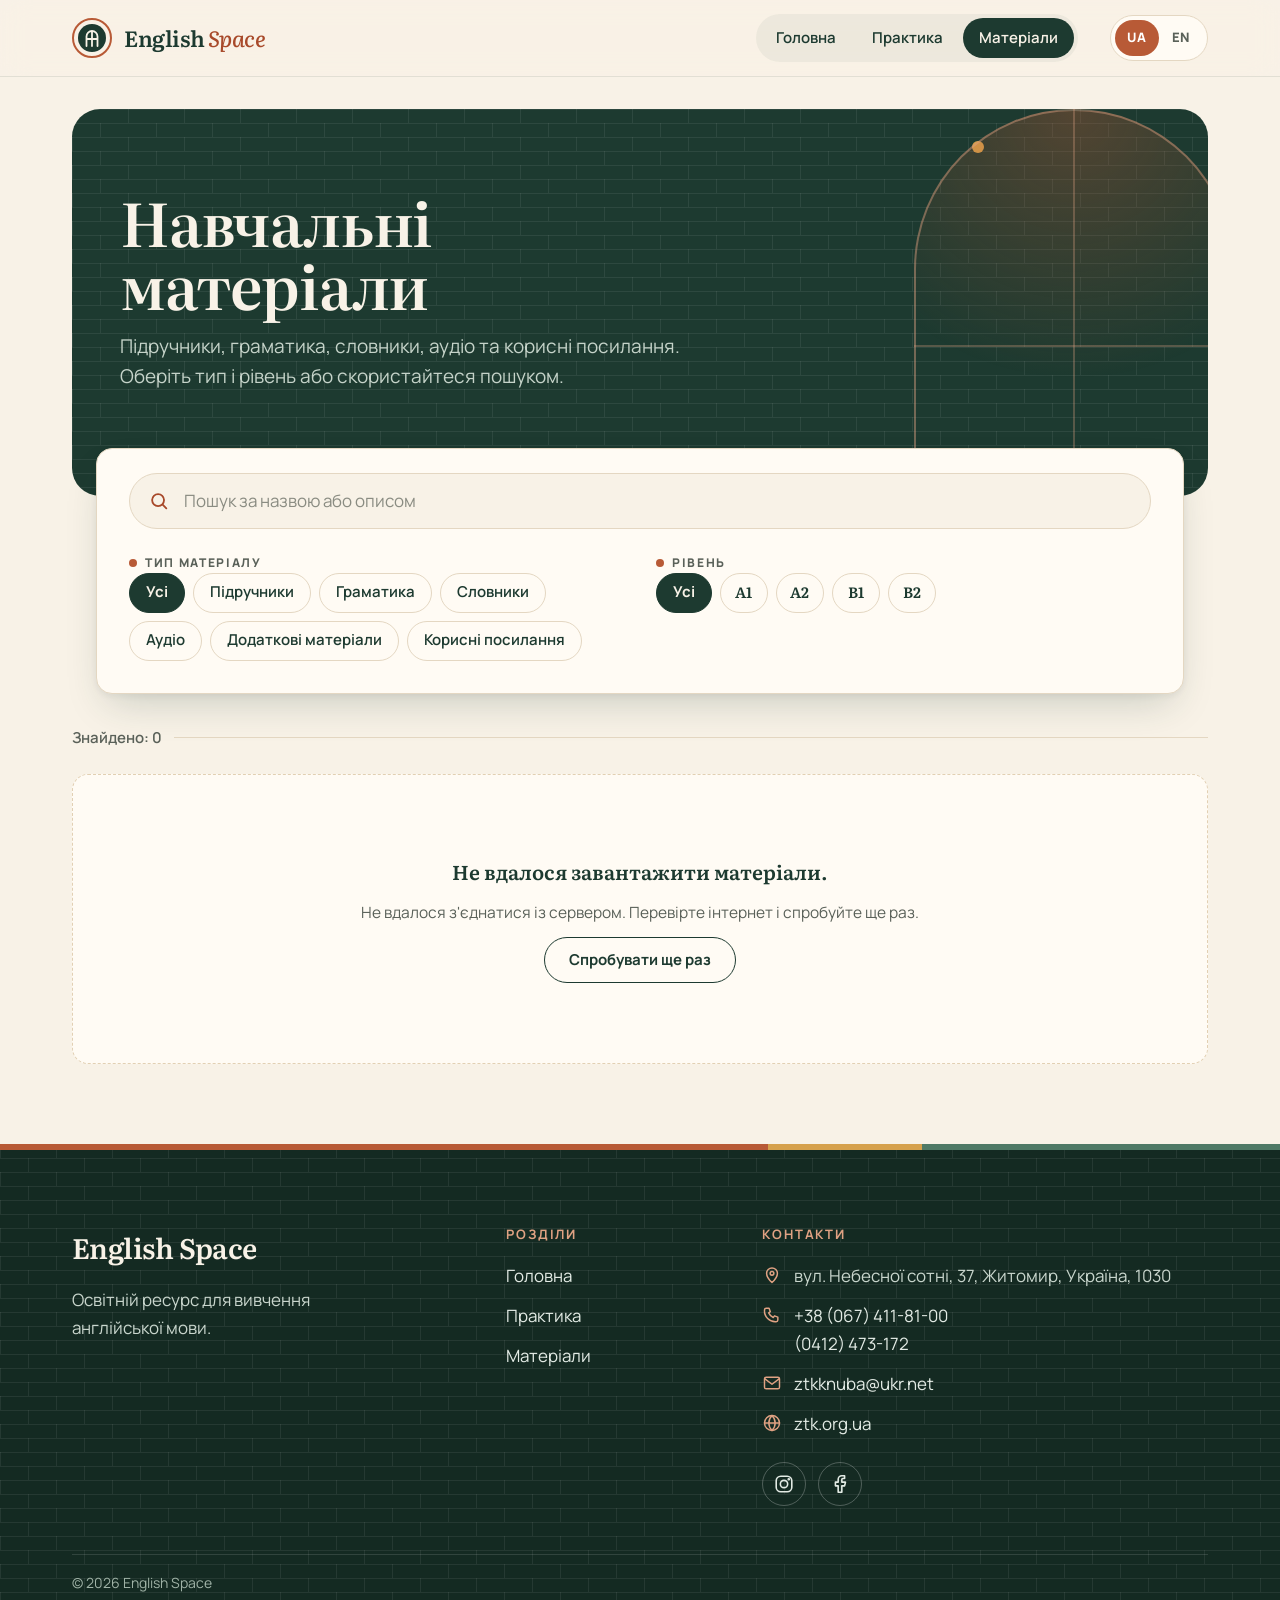
<file: resources.html>
<!doctype html>
<html lang="uk">
  <head>
    <meta charset="UTF-8" />
    <meta name="viewport" content="width=device-width, initial-scale=1" />
    <title>
      Матеріали з англійської мови — бібліотека | English Space ЖТФК КНУБА
    </title>
    <meta
      name="description"
      content="Бібліотека навчальних матеріалів з англійської мови для студентів і викладачів Житомирського технологічного фахового коледжу КНУБА (ЖТФК, Житомир)."
    />
    <link
      rel="canonical"
      href="https://english-space-zhtfk.vercel.app/resources.html"
    />
    <meta name="robots" content="index, follow, max-image-preview:large" />
    <meta property="og:type" content="website" />
    <meta property="og:site_name" content="English Space" />
    <meta
      property="og:title"
      content="Матеріали з англійської мови — English Space ЖТФК КНУБА"
    />
    <meta
      property="og:description"
      content="Бібліотека навчальних матеріалів з англійської мови."
    />
    <meta
      property="og:url"
      content="https://english-space-zhtfk.vercel.app/resources.html"
    />
    <meta property="og:locale" content="uk_UA" />
    <!-- Іконка вкладки -->
    <link rel="icon" type="image/svg+xml" href="assets/icons/favicon.svg" />
    <link
      rel="icon"
      type="image/png"
      sizes="64x64"
      href="assets/icons/favicon.png"
    />

    <!-- Запобігає «блиманню» української, якщо збережена інша мова.
       Приховує сторінку, доки i18n.js не застосує переклад (не довше 1,5 с). -->
    <script>
      (function () {
        try {
          var lang = localStorage.getItem("englishSpace.lang");
          if (lang && lang !== "ua") {
            var root = document.documentElement;
            root.classList.add("lang-pending");
            setTimeout(function () {
              root.classList.remove("lang-pending");
            }, 1500);
          }
        } catch (e) {
          /* localStorage недоступний — нічого не робимо */
        }
      })();
    </script>

    <!-- Шрифти: Literata (заголовки) і Manrope (текст), обидва з кирилицею -->
    <link rel="preconnect" href="https://fonts.googleapis.com" />
    <link rel="preconnect" href="https://fonts.gstatic.com" crossorigin />
    <link
      rel="stylesheet"
      href="https://fonts.googleapis.com/css2?family=Literata:ital,opsz,wght@0,7..72,400..700;1,7..72,400..600&family=Manrope:wght@400..800&display=swap"
    />

    <link rel="stylesheet" href="css/style.css" />
    <link rel="stylesheet" href="css/components.css" />
    <link rel="stylesheet" href="css/responsive.css" />
  </head>
  <body>
    <a class="skip-link" href="#main" data-i18n="skip">Перейти до змісту</a>

    <!-- ===== ШАПКА (однакова на всіх сторінках) ===== -->
    <header class="site-header">
      <div class="container header-inner">
        <a class="logo" href="index.html">
          <svg class="logo-mark" viewBox="0 0 40 40" aria-hidden="true">
            <circle cx="20" cy="20" r="19" class="logo-mark-ring" />
            <circle cx="20" cy="20" r="14" class="logo-mark-core" />
            <path
              class="logo-mark-arch"
              d="M14.5 28V18.5a5.5 5.5 0 0 1 11 0V28M20 13v15M14.5 21h11"
            />
          </svg>
          <span class="logo-text">English <em>Space</em></span>
        </a>

        <button
          class="nav-toggle"
          type="button"
          aria-expanded="false"
          aria-controls="site-nav"
          aria-label="Відкрити меню"
          data-i18n-attr="aria-label:nav.openMenu"
        >
          <span class="nav-toggle-bar"></span>
        </button>

        <nav
          class="site-nav"
          id="site-nav"
          aria-label="Основна навігація"
          data-i18n-attr="aria-label:nav.main"
        >
          <ul class="nav-list">
            <li><a href="index.html" data-i18n="nav.home">Головна</a></li>
            <li>
              <a href="practice.html" data-i18n="nav.practice">Практика</a>
            </li>
            <li>
              <a
                href="resources.html"
                aria-current="page"
                data-i18n="nav.resources"
                >Матеріали</a
              >
            </li>
          </ul>

          <!-- Перемикач мови: працюватиме після Етапу 4 -->
          <div
            class="lang-switch"
            role="group"
            aria-label="Мова інтерфейсу"
            data-i18n-attr="aria-label:lang.label"
          >
            <button
              class="lang-btn is-active"
              type="button"
              data-lang="ua"
              aria-pressed="true"
            >
              UA
            </button>
            <button
              class="lang-btn"
              type="button"
              data-lang="en"
              aria-pressed="false"
            >
              EN
            </button>
          </div>
        </nav>
      </div>
    </header>

    <main id="main">
      <div class="container page-container">
        <div class="page-head">
          <h1 data-i18n="resources.h1">Навчальні матеріали</h1>
          <p class="lead" data-i18n="resources.lead">
            Підручники, граматика, словники, аудіо та корисні посилання. Оберіть
            тип і рівень або скористайтеся пошуком.
          </p>
        </div>

        <!-- ===== ПОШУК І ФІЛЬТРИ ===== -->
        <div class="toolbar">
          <div class="search-field">
            <input
              type="search"
              id="search-input"
              placeholder="Пошук за назвою або описом"
              aria-label="Пошук матеріалів"
              autocomplete="off"
              data-i18n-attr="placeholder:search.placeholder;aria-label:resources.searchLabel"
            />
          </div>

          <fieldset class="filter-group">
            <legend class="filter-label" data-i18n="filter.type">
              Тип матеріалу
            </legend>
            <div class="chip-list" id="type-filters">
              <button
                class="chip"
                type="button"
                data-type="all"
                aria-pressed="true"
                data-i18n="type.all"
              >
                Усі
              </button>
              <button
                class="chip"
                type="button"
                data-type="textbooks"
                aria-pressed="false"
                data-i18n="type.textbooks"
              >
                Підручники
              </button>
              <button
                class="chip"
                type="button"
                data-type="grammar"
                aria-pressed="false"
                data-i18n="type.grammar"
              >
                Граматика
              </button>
              <button
                class="chip"
                type="button"
                data-type="dictionaries"
                aria-pressed="false"
                data-i18n="type.dictionaries"
              >
                Словники
              </button>
              <button
                class="chip"
                type="button"
                data-type="audio"
                aria-pressed="false"
                data-i18n="type.audio"
              >
                Аудіо
              </button>
              <button
                class="chip"
                type="button"
                data-type="additional materials"
                aria-pressed="false"
                data-i18n="type.additional"
              >
                Додаткові матеріали
              </button>
              <button
                class="chip"
                type="button"
                data-type="useful links"
                aria-pressed="false"
                data-i18n="type.links"
              >
                Корисні посилання
              </button>
            </div>
          </fieldset>

          <fieldset class="filter-group">
            <legend class="filter-label" data-i18n="filter.level">
              Рівень
            </legend>
            <div class="chip-list" id="level-filters">
              <button
                class="chip"
                type="button"
                data-level="all"
                aria-pressed="true"
                data-i18n="level.all"
              >
                Усі
              </button>
              <button
                class="chip"
                type="button"
                data-level="a1"
                aria-pressed="false"
              >
                A1
              </button>
              <button
                class="chip"
                type="button"
                data-level="a2"
                aria-pressed="false"
              >
                A2
              </button>
              <button
                class="chip"
                type="button"
                data-level="b1"
                aria-pressed="false"
              >
                B1
              </button>
              <button
                class="chip"
                type="button"
                data-level="b2"
                aria-pressed="false"
              >
                B2
              </button>
            </div>
          </fieldset>
        </div>

        <p
          class="results-count"
          id="results-count"
          aria-live="polite"
          hidden
          data-i18n="results.found"
          data-i18n-vars='{"count":0}'
        >
          Знайдено: 0
        </p>

        <!-- ===== СТАНИ ===== -->
        <!-- Завантаження показано одразу; скрипт ховає його, коли дані отримано -->
        <div class="state" id="state-loading" role="status">
          <span class="spinner" aria-hidden="true"></span>
          <p data-i18n="resources.loading">Завантаження матеріалів…</p>
        </div>
        <div class="state" id="state-error" hidden>
          <p class="state-title" data-i18n="resources.error">
            Не вдалося завантажити матеріали.
          </p>
          <p class="card-text" id="error-detail"></p>
          <button
            class="btn btn--secondary"
            type="button"
            id="retry-btn"
            data-i18n="state.retry"
          >
            Спробувати ще раз
          </button>
        </div>
        <div class="state" id="state-empty" hidden>
          <p id="empty-message" data-i18n="state.empty">
            Нічого не знайдено. Змініть запит або фільтри.
          </p>
        </div>

        <!-- ===== СІТКА МАТЕРІАЛІВ (заповнює js/resources.js) ===== -->
        <div class="card-grid card-grid--catalog" id="cards-grid"></div>
      </div>
    </main>

    <!-- ===== ПІДВАЛ (однаковий на всіх сторінках) ===== -->
    <footer class="site-footer">
      <div class="container">
        <div class="footer-grid">
          <div>
            <p class="footer-title">English Space</p>
            <p data-i18n="footer.about">
              Освітній ресурс для вивчення англійської мови.
            </p>
          </div>
          <nav
            aria-label="Навігація в підвалі"
            data-i18n-attr="aria-label:footer.navLabel"
          >
            <p class="footer-title" data-i18n="footer.sections">Розділи</p>
            <ul class="footer-list">
              <li><a href="index.html" data-i18n="nav.home">Головна</a></li>
              <li>
                <a href="practice.html" data-i18n="nav.practice">Практика</a>
              </li>
              <li>
                <a href="resources.html" data-i18n="nav.resources">Матеріали</a>
              </li>
            </ul>
          </nav>
          <div>
            <p class="footer-title" data-i18n="footer.contacts">Контакти</p>
            <address class="footer-contacts">
              <ul class="footer-list">
                <li class="contact-item">
                  <svg
                    class="contact-icon"
                    viewBox="0 0 24 24"
                    fill="none"
                    stroke="currentColor"
                    stroke-width="1.75"
                    stroke-linecap="round"
                    stroke-linejoin="round"
                    aria-hidden="true"
                  >
                    <path
                      d="M12 21s-6.5-5.6-6.5-11a6.5 6.5 0 0 1 13 0c0 5.4-6.5 11-6.5 11Z"
                    />
                    <circle cx="12" cy="10" r="2.25" /></svg
                  ><span data-i18n="footer.address"
                    >вул. Небесної сотні, 37, Житомир, Україна, 1030</span
                  >
                </li>
                <li class="contact-item">
                  <svg
                    class="contact-icon"
                    viewBox="0 0 24 24"
                    fill="none"
                    stroke="currentColor"
                    stroke-width="1.75"
                    stroke-linecap="round"
                    stroke-linejoin="round"
                    aria-hidden="true"
                  >
                    <path
                      d="M5 4h3.5l1.5 4-2 1.5a11 11 0 0 0 5.5 5.5L15 13l4 1.5V18a2 2 0 0 1-2 2A13 13 0 0 1 3 6a2 2 0 0 1 2-2Z"
                    /></svg
                  ><span
                    ><a href="tel:+380674118100">+38 (067) 411-81-00</a><br /><a
                      href="tel:+380412473172"
                      >(0412) 473-172</a
                    ></span
                  >
                </li>
                <li class="contact-item">
                  <svg
                    class="contact-icon"
                    viewBox="0 0 24 24"
                    fill="none"
                    stroke="currentColor"
                    stroke-width="1.75"
                    stroke-linecap="round"
                    stroke-linejoin="round"
                    aria-hidden="true"
                  >
                    <rect x="3" y="5" width="18" height="14" rx="2" />
                    <path d="m3.5 7 8.5 6.5L20.5 7" /></svg
                  ><a href="mailto:ztkknuba@ukr.net">ztkknuba@ukr.net</a>
                </li>
                <li class="contact-item">
                  <svg
                    class="contact-icon"
                    viewBox="0 0 24 24"
                    fill="none"
                    stroke="currentColor"
                    stroke-width="1.75"
                    stroke-linecap="round"
                    stroke-linejoin="round"
                    aria-hidden="true"
                  >
                    <circle cx="12" cy="12" r="9" />
                    <path
                      d="M3 12h18M12 3c2.5 2.6 3.8 5.6 3.8 9s-1.3 6.4-3.8 9c-2.5-2.6-3.8-5.6-3.8-9S9.5 5.6 12 3Z"
                    /></svg
                  ><a
                    href="https://ztk.org.ua"
                    target="_blank"
                    rel="noopener noreferrer"
                    >ztk.org.ua</a
                  >
                </li>
              </ul>
            </address>
            <ul
              class="social-list"
              aria-label="Соціальні мережі"
              data-i18n-attr="aria-label:footer.social"
            >
              <li>
                <a
                  class="social-link"
                  href="https://www.instagram.com/ztfk.knuba"
                  target="_blank"
                  rel="noopener noreferrer"
                  aria-label="Instagram (відкриється в новій вкладці)"
                  data-i18n-attr="aria-label:footer.instagram"
                  ><svg
                    viewBox="0 0 24 24"
                    fill="none"
                    stroke="currentColor"
                    stroke-width="1.75"
                    stroke-linecap="round"
                    stroke-linejoin="round"
                    aria-hidden="true"
                  >
                    <rect x="3.5" y="3.5" width="17" height="17" rx="5" />
                    <circle cx="12" cy="12" r="4" />
                    <circle
                      cx="17.2"
                      cy="6.8"
                      r="0.6"
                      fill="currentColor"
                    /></svg
                ></a>
              </li>
              <li>
                <a
                  class="social-link"
                  href="https://www.facebook.com/share/1DmfsU2kYp/"
                  target="_blank"
                  rel="noopener noreferrer"
                  aria-label="Facebook (відкриється в новій вкладці)"
                  data-i18n-attr="aria-label:footer.facebook"
                  ><svg
                    viewBox="0 0 24 24"
                    fill="none"
                    stroke="currentColor"
                    stroke-width="1.75"
                    stroke-linecap="round"
                    stroke-linejoin="round"
                    aria-hidden="true"
                  >
                    <path
                      d="M17 3h-3a4 4 0 0 0-4 4v3H7v4h3v7h4v-7h3l1-4h-4V7a1 1 0 0 1 1-1h2Z"
                    /></svg
                ></a>
              </li>
            </ul>
          </div>
        </div>
        <p class="footer-bottom">
          &copy; <span data-year>2026</span> English Space
        </p>
      </div>
    </footer>

    <script src="js/config.js" defer></script>
    <script src="js/csvParser.js" defer></script>
    <script src="js/sheets.js" defer></script>
    <script src="js/i18n.js" defer></script>
    <script src="js/main.js" defer></script>
    <script src="js/catalog.js" defer></script>
    <script src="js/resources.js" defer></script>
  </body>
</html>
</file>
<file: css/style.css>
/* ==========================================================
   style.css — основа: змінні, скидання, типографіка,
   каркас сторінки, шапка та підвал.
   Підключається першим на кожній сторінці.

   Палітра взята з емблеми коледжу:
   теракота (цегляний фасад) · хвойний зелений · кремовий/пісочний
   фон · охра як дрібний акцент.
   ========================================================== */

/* ---------- Змінні (дизайн-токени) ---------- */
:root {
  /* Кольори бренду */
  --pine-900: #142a22;
  --pine-800: #1d3a30; /* основний темний */
  --pine-700: #28503f;
  --pine-500: #4f7a66;
  --pine-100: #dfe8e1;

  --terra-700: #93401f; /* теракота для тексту (контраст AA на світлому) */
  --terra-600: #a8492a;
  --terra-500: #b85a36; /* теракота для заливок, рамок, іконок */
  --terra-300: #e0a283;
  --terra-100: #f5e1d4;

  --ochre: #d6a14c; /* дрібні акценти: точки, підкреслення */

  --cream: #f8f2e7; /* фон сторінки */
  --paper: #fffbf4; /* поверхні: картки, поля */
  --sand: #efe3cf; /* альтернативні секції */
  --sand-deep: #e2d0b3; /* рамки на піску */

  /* Семантичні кольори (їх використовують компоненти) */
  --color-bg: var(--cream);
  --color-surface: var(--paper);
  --color-text: #1f2a24;
  --color-muted: #5a6159;
  --color-border: #e4d7c2;
  --color-focus: var(--terra-500);
  --color-accent: var(--terra-500);
  --color-accent-text: var(--terra-700);
  --color-navy: var(--pine-800); /* сумісність зі старими назвами */
  --color-blue: var(--terra-500);
  --color-blue-text: var(--terra-700);

  /* Типографіка */
  --font-display:
    "Literata", "Iowan Old Style", "Palatino Linotype", Georgia, serif;
  --font-main:
    "Manrope", system-ui, -apple-system, "Segoe UI", Roboto, Arial, sans-serif;

  /* Відступи */
  --space-1: 0.25rem;
  --space-2: 0.5rem;
  --space-3: 0.75rem;
  --space-4: 1rem;
  --space-5: 1.5rem;
  --space-6: 2rem;
  --space-7: 3rem;
  --space-8: 5rem;
  --space-9: 7rem;

  /* Форма */
  --radius-sm: 10px;
  --radius-md: 16px;
  --radius-lg: 28px;
  --radius-pill: 999px;
  --shadow-sm:
    0 1px 2px rgba(29, 58, 48, 0.06), 0 4px 12px rgba(29, 58, 48, 0.05);
  --shadow-md:
    0 2px 6px rgba(29, 58, 48, 0.06), 0 18px 40px -12px rgba(29, 58, 48, 0.22);

  /* Візерунок «цегляна кладка» — мотив фасаду з емблеми */
  --brick-light: url("data:image/svg+xml,%3Csvg xmlns='http://www.w3.org/2000/svg' width='56' height='28'%3E%3Cpath d='M0 .5h56M0 14.5h56M.5 0v14M28.5 14v14' fill='none' stroke='%23fff' stroke-opacity='.07'/%3E%3C/svg%3E");
  --brick-dark: url("data:image/svg+xml,%3Csvg xmlns='http://www.w3.org/2000/svg' width='56' height='28'%3E%3Cpath d='M0 .5h56M0 14.5h56M.5 0v14M28.5 14v14' fill='none' stroke='%231d3a30' stroke-opacity='.07'/%3E%3C/svg%3E");

  /* Розміри */
  --container-width: 1200px;
  --header-height: 76px;
}

/* ---------- Скидання ---------- */
*,
*::before,
*::after {
  box-sizing: border-box;
}

html {
  scroll-behavior: smooth;
  scroll-padding-top: calc(var(--header-height) + 1rem);
  -webkit-text-size-adjust: 100%;
}

body {
  margin: 0;
  font-family: var(--font-main);
  font-size: 1.0625rem;
  line-height: 1.65;
  color: var(--color-text);
  background: var(--color-bg);
  overflow-x: hidden;
  -webkit-font-smoothing: antialiased;
  text-rendering: optimizeLegibility;
}

img,
svg {
  display: block;
  max-width: 100%;
}

ul,
ol {
  margin: 0;
  padding: 0;
  list-style: none;
}

h1,
h2,
h3,
h4,
p,
dl,
dd,
figure {
  margin: 0;
}

a {
  color: var(--color-accent-text);
  text-underline-offset: 0.18em;
  text-decoration-thickness: 1px;
}

::selection {
  background: var(--terra-300);
  color: var(--pine-900);
}

/* Видимий фокус для клавіатури */
:focus-visible {
  outline: 3px solid var(--color-focus);
  outline-offset: 3px;
  border-radius: 6px;
}

/* Повага до налаштувань "зменшити анімацію" */
@media (prefers-reduced-motion: reduce) {
  html {
    scroll-behavior: auto;
  }
  *,
  *::before,
  *::after {
    animation-duration: 0.01ms !important;
    animation-iteration-count: 1 !important;
    transition-duration: 0.01ms !important;
  }
}

/* ---------- Типографіка ---------- */
h1,
h2 {
  font-family: var(--font-display);
  font-optical-sizing: auto;
  color: var(--pine-800);
  text-wrap: balance;
}

h1 {
  font-size: clamp(2.25rem, 5vw, 3.75rem);
  line-height: 1.05;
  font-weight: 600;
  letter-spacing: -0.02em;
}

h2 {
  font-size: clamp(1.75rem, 3.4vw, 2.625rem);
  line-height: 1.12;
  font-weight: 600;
  letter-spacing: -0.015em;
}

h3 {
  font-size: 1.1875rem;
  line-height: 1.3;
  font-weight: 700;
  letter-spacing: -0.01em;
  color: var(--pine-800);
}

.lead {
  font-size: 1.1875rem;
  line-height: 1.6;
  color: var(--color-muted);
  max-width: 58ch;
  text-wrap: pretty;
}

/* Маленька підпис-мітка над заголовком секції */
.kicker,
.eyebrow {
  display: inline-flex;
  align-items: center;
  gap: var(--space-3);
  font-size: 0.8125rem;
  font-weight: 700;
  letter-spacing: 0.14em;
  text-transform: uppercase;
  color: var(--terra-700);
}

.kicker::before,
.eyebrow::before {
  content: "";
  width: 28px;
  height: 2px;
  background: currentColor;
  border-radius: 2px;
}

/* ---------- Каркас ---------- */
.container {
  width: 100%;
  max-width: var(--container-width);
  margin-inline: auto;
  padding-inline: var(--space-6);
}

.section {
  position: relative;
  padding-block: var(--space-9);
}

.section--alt,
.section--sand {
  background: var(--sand);
}

.section--cream {
  background: var(--cream);
}

.section--pine {
  color: #e9efe9;
  background-color: var(--pine-800);
  background-image: var(--brick-light);
}

.section-head {
  display: grid;
  gap: var(--space-4);
  margin-bottom: var(--space-7);
}

/* Заголовок ліворуч, опис праворуч */
.section-head--split {
  grid-template-columns: 1fr 1fr;
  align-items: end;
  column-gap: var(--space-7);
}

.section-head--split > div {
  display: grid;
  gap: var(--space-3);
}

.section-head--center {
  justify-items: center;
  text-align: center;
}

.section-head--center .lead {
  max-width: 48ch;
}

/* Відступ між вмістом сторінки (картки, стани) і підвалом */
.page-container {
  padding-bottom: var(--space-8);
}

/* Текст лише для екранних читачів */
.visually-hidden {
  position: absolute;
  width: 1px;
  height: 1px;
  padding: 0;
  margin: -1px;
  overflow: hidden;
  clip: rect(0 0 0 0);
  white-space: nowrap;
  border: 0;
}

.skip-link {
  position: absolute;
  left: var(--space-4);
  top: -100px;
  z-index: 200;
  padding: var(--space-2) var(--space-4);
  background: var(--pine-800);
  color: #fff;
  border-radius: var(--radius-sm);
}

.skip-link:focus {
  top: var(--space-3);
}

/* ---------- Шапка ---------- */
.site-header {
  position: sticky;
  top: 0;
  z-index: 100;
  background: rgba(248, 242, 231, 0.86);
  -webkit-backdrop-filter: saturate(1.4) blur(14px);
  backdrop-filter: saturate(1.4) blur(14px);
  border-bottom: 1px solid rgba(29, 58, 48, 0.1);
}

.header-inner {
  display: flex;
  align-items: center;
  justify-content: space-between;
  gap: var(--space-5);
  min-height: var(--header-height);
}

.logo {
  display: inline-flex;
  align-items: center;
  gap: var(--space-3);
  color: var(--pine-800);
  text-decoration: none;
}

.logo-mark {
  width: 40px;
  height: 40px;
  flex: none;
  transition: transform 0.4s ease;
}

.logo:hover .logo-mark {
  transform: rotate(-12deg);
}

.logo-mark-ring {
  fill: none;
  stroke: var(--terra-500);
  stroke-width: 2;
}

.logo-mark-core {
  fill: var(--pine-800);
}

.logo-mark-arch {
  fill: none;
  stroke: var(--cream);
  stroke-width: 1.8;
  stroke-linecap: round;
  stroke-linejoin: round;
}

.logo-text {
  font-family: var(--font-display);
  font-size: 1.375rem;
  font-weight: 600;
  letter-spacing: -0.02em;
  line-height: 1;
}

.logo-text em {
  font-style: italic;
  font-weight: 500;
  color: var(--terra-600);
}

.site-nav {
  display: flex;
  align-items: center;
  gap: var(--space-6);
}

.nav-list {
  display: flex;
  gap: var(--space-1);
  padding: 4px;
  background: rgba(29, 58, 48, 0.05);
  border-radius: var(--radius-pill);
}

.nav-list a {
  display: inline-block;
  padding: var(--space-2) var(--space-4);
  font-size: 0.9375rem;
  font-weight: 600;
  color: var(--pine-800);
  text-decoration: none;
  border-radius: var(--radius-pill);
  transition:
    background-color 0.2s ease,
    color 0.2s ease;
}

.nav-list a:hover {
  background: rgba(29, 58, 48, 0.08);
}

.nav-list a[aria-current="page"] {
  color: var(--cream);
  background: var(--pine-800);
}

/* Перемикач мови */
.lang-switch {
  position: relative;
  display: inline-flex;
  padding: 4px;
  background: var(--paper);
  border: 1px solid var(--color-border);
  border-radius: var(--radius-pill);
}

.lang-btn {
  min-width: 44px;
  min-height: 36px;
  padding: 0 var(--space-3);
  font: inherit;
  font-size: 0.8125rem;
  font-weight: 800;
  letter-spacing: 0.06em;
  color: var(--color-muted);
  background: transparent;
  border: 0;
  border-radius: var(--radius-pill);
  cursor: pointer;
  transition:
    background-color 0.25s ease,
    color 0.25s ease;
}

.lang-btn:hover {
  color: var(--pine-800);
}

.lang-btn.is-active {
  color: #fff;
  background: var(--terra-500);
}

/* Кнопка мобільного меню */
.nav-toggle {
  display: none;
  width: 44px;
  height: 44px;
  padding: 0;
  background: var(--paper);
  border: 1px solid var(--color-border);
  border-radius: 50%;
  cursor: pointer;
  position: relative;
}

.nav-toggle-bar,
.nav-toggle-bar::before,
.nav-toggle-bar::after {
  content: "";
  position: absolute;
  left: 12px;
  width: 18px;
  height: 2px;
  background: var(--pine-800);
  border-radius: 2px;
  transition:
    transform 0.2s ease,
    opacity 0.2s ease;
}

.nav-toggle-bar {
  top: 20px;
}

.nav-toggle-bar::before {
  left: 0;
  top: -6px;
}

.nav-toggle-bar::after {
  left: 0;
  top: 6px;
}

.nav-toggle[aria-expanded="true"] .nav-toggle-bar {
  background: transparent;
}

.nav-toggle[aria-expanded="true"] .nav-toggle-bar::before {
  transform: translateY(6px) rotate(45deg);
}

.nav-toggle[aria-expanded="true"] .nav-toggle-bar::after {
  transform: translateY(-6px) rotate(-45deg);
}

/* ---------- Підвал ---------- */
.site-footer {
  position: relative;
  margin-top: auto;
  padding-block: var(--space-8) var(--space-5);
  color: #c9d6cd;
  background-color: var(--pine-900);
  background-image: var(--brick-light);
}

/* Теракотова смуга-«карниз» над підвалом */
.site-footer::before {
  content: "";
  position: absolute;
  inset: 0 0 auto;
  height: 6px;
  background: linear-gradient(
    90deg,
    var(--terra-500) 0 60%,
    var(--ochre) 60% 72%,
    var(--pine-500) 72%
  );
}

.footer-grid {
  display: grid;
  grid-template-columns: 1.3fr 0.7fr 1.5fr;
  gap: var(--space-7);
}

.footer-title {
  font-size: 0.8125rem;
  font-weight: 700;
  letter-spacing: 0.14em;
  text-transform: uppercase;
  color: var(--terra-300);
  margin-bottom: var(--space-4);
}

/* Перший заголовок — назва сайту, крупно і серифом */
.footer-grid > div:first-child .footer-title {
  font-family: var(--font-display);
  font-size: 1.75rem;
  font-weight: 600;
  letter-spacing: -0.02em;
  text-transform: none;
  color: var(--cream);
}

.footer-grid > div:first-child p:not(.footer-title) {
  max-width: 30ch;
}

.footer-list {
  display: grid;
  gap: var(--space-3);
}

.site-footer a {
  color: #e3ebe5;
  text-decoration: none;
}

.site-footer a:hover {
  text-decoration: underline;
}

.site-footer a:hover {
  color: #fff;
}

.site-footer :focus-visible {
  outline-color: var(--terra-300);
}

.footer-bottom {
  margin-top: var(--space-7);
  padding-top: var(--space-4);
  font-size: 0.875rem;
  color: #9fb2a6;
  border-top: 1px solid rgba(255, 255, 255, 0.12);
}

/* Щоб підвал притискався донизу на коротких сторінках */
body {
  display: flex;
  flex-direction: column;
  min-height: 100vh;
}

/* ---------- Контакти в підвалі ---------- */
.footer-contacts {
  font-style: normal;
}

.contact-item {
  display: flex;
  align-items: flex-start;
  gap: var(--space-3);
}

.contact-icon {
  flex: none;
  width: 20px;
  height: 20px;
  margin-top: 3px;
  color: var(--terra-300);
}

.contact-item a {
  text-decoration: none;
}

.contact-item a:hover {
  text-decoration: underline;
}

.social-list {
  display: flex;
  gap: var(--space-3);
  margin-top: var(--space-5);
}

.social-link {
  display: grid;
  place-items: center;
  width: 44px;
  height: 44px;
  color: #fff;
  border: 1px solid rgba(255, 255, 255, 0.25);
  border-radius: 50%;
  transition:
    background-color 0.2s ease,
    border-color 0.2s ease;
}

.social-link:hover {
  background: var(--terra-500);
  border-color: var(--terra-500);
}

.social-link svg {
  width: 22px;
  height: 22px;
}

/* Поки i18n.js не застосував збережену мову, сторінку приховано
   (клас додає скрипт у <head>; страховка — автоматичне зняття через 1,5 с) */
html.lang-pending body {
  visibility: hidden;
}
</file>
<file: css/components.css>
/* ==========================================================
   components.css — повторно використовувані компоненти
   (кнопки, картки, бейджі, пошук, фільтри, стани)
   і секції головної сторінки.

   Класи та id, на які спираються скрипти, не перейменовувати:
   .card, .card-media, .card-meta, .card-title, .card-text,
   .card-action, .badge, .badge--outline, .btn--primary, .chip
   (+ aria-pressed), .state, .spinner, .results-count, .lang-btn.
   ========================================================== */

/* ==========================================================
   КНОПКИ
   ========================================================== */
.btn {
  display: inline-flex;
  align-items: center;
  justify-content: center;
  gap: var(--space-2);
  min-height: 46px;
  padding: 0 var(--space-5);
  font: inherit;
  font-size: 0.9375rem;
  font-weight: 700;
  line-height: 1.2;
  text-decoration: none;
  border: 1.5px solid transparent;
  border-radius: var(--radius-pill);
  cursor: pointer;
  transition:
    background-color 0.2s ease,
    border-color 0.2s ease,
    color 0.2s ease,
    transform 0.2s ease,
    box-shadow 0.2s ease;
}

.btn--lg {
  min-height: 54px;
  padding: 0 var(--space-6);
  font-size: 1rem;
}

.btn--primary {
  color: #fff;
  background: var(--terra-500);
  box-shadow: 0 6px 16px -8px rgba(147, 64, 31, 0.7);
}

.btn--primary:hover {
  background: var(--terra-600);
  transform: translateY(-1px);
}

.btn--secondary {
  color: var(--pine-800);
  background: transparent;
  border-color: var(--pine-800);
}

.btn--secondary:hover {
  color: var(--cream);
  background: var(--pine-800);
}

/* Стрілка в головних кнопках героя */
.hero .btn--primary::after {
  content: "→";
  font-weight: 500;
  transition: transform 0.2s ease;
}

.hero .btn--primary:hover::after {
  transform: translateX(3px);
}

.btn-group {
  display: flex;
  flex-wrap: wrap;
  gap: var(--space-3);
}

/* ==========================================================
   КАРТКИ (базові)
   ========================================================== */
.card-grid {
  display: grid;
  grid-template-columns: repeat(auto-fill, minmax(240px, 1fr));
  gap: var(--space-5);
}

.card {
  position: relative;
  display: flex;
  flex-direction: column;
  gap: var(--space-3);
  padding: var(--space-5);
  background: var(--color-surface);
  border: 1px solid var(--color-border);
  border-radius: var(--radius-md);
  box-shadow: var(--shadow-sm);
}

@media (hover: hover) {
  .card {
    transition:
      transform 0.25s ease,
      box-shadow 0.25s ease,
      border-color 0.25s ease;
  }

  .card:hover {
    transform: translateY(-3px);
    border-color: var(--sand-deep);
    box-shadow: var(--shadow-md);
  }
}

.card-text {
  color: var(--color-muted);
  font-size: 0.9688rem;
  line-height: 1.6;
  overflow-wrap: anywhere;
}

.card-meta {
  display: flex;
  flex-wrap: wrap;
  gap: var(--space-2);
}

.card-action {
  margin-top: auto;
  padding-top: var(--space-3);
}

.card-action .btn {
  width: 100%;
  text-align: center;
}

.card-icon {
  display: grid;
  place-items: center;
  width: 48px;
  height: 48px;
  border-radius: 50%;
  color: var(--terra-700);
  background: var(--terra-100);
}

.card-icon svg {
  width: 24px;
  height: 24px;
}

/* Зображення завдання (каталог) — верхні кути арочні, як вікна корпусу */
.card-media {
  aspect-ratio: 16 / 9;
  margin: calc(var(--space-5) * -1 + 6px) calc(var(--space-5) * -1 + 6px) 0;
  border-radius: calc(var(--radius-md) - 6px);
  background: var(--sand);
  overflow: hidden;
}

.card-media img {
  width: 100%;
  height: 100%;
  object-fit: cover;
}

/* Заголовок картки каталогу (h2 для коректної ієрархії заголовків) */
.card-title {
  font-family: var(--font-main);
  font-size: 1.125rem;
  line-height: 1.35;
  font-weight: 700;
  letter-spacing: -0.01em;
  color: var(--pine-800);
  overflow-wrap: anywhere;
}

/* ==========================================================
   БЕЙДЖІ
   ========================================================== */
.badge {
  display: inline-flex;
  align-items: center;
  min-height: 26px;
  padding: 0 var(--space-3);
  font-size: 0.78rem;
  font-weight: 700;
  letter-spacing: 0.01em;
  color: var(--terra-700);
  background: var(--terra-100);
  border: 1px solid transparent;
  border-radius: var(--radius-pill);
}

/* Рівень/формат відрізняються від категорії рамкою, а не лише кольором */
.badge--outline {
  color: var(--pine-800);
  background: transparent;
  border-color: var(--pine-500);
}

/* ==========================================================
   ЗАГОЛОВОК СТОРІНОК КАТАЛОГУ (Практика, Матеріали)
   ========================================================== */
.page-head {
  position: relative;
  isolation: isolate;
  margin-top: var(--space-6);
  padding: var(--space-8) var(--space-7) calc(var(--space-8) + var(--space-5));
  color: #e4ece6;
  background-color: var(--pine-800);
  background-image: var(--brick-light);
  border-radius: var(--radius-lg);
  overflow: hidden;
}

/* Арка-вікно — мотив фасаду з емблеми */
.page-head::after {
  content: "";
  position: absolute;
  z-index: -1;
  right: clamp(-60px, -2vw, 0px);
  bottom: -40px;
  width: clamp(180px, 26vw, 320px);
  aspect-ratio: 3 / 4;
  border: 2px solid rgba(224, 162, 131, 0.45);
  border-bottom: 0;
  border-radius: 999px 999px 0 0;
  background:
    linear-gradient(90deg, transparent calc(50% - 1px), rgba(224, 162, 131, 0.3) calc(50% - 1px) calc(50% + 1px), transparent calc(50% + 1px)),
    linear-gradient(transparent 55%, rgba(224, 162, 131, 0.3) 55% calc(55% + 2px), transparent calc(55% + 2px)),
    radial-gradient(120% 90% at 50% 0%, rgba(184, 90, 54, 0.35), transparent 70%);
}

.page-head::before {
  content: "";
  position: absolute;
  z-index: -1;
  right: calc(clamp(180px, 26vw, 320px) + clamp(-60px, -2vw, 0px) - 70px);
  top: var(--space-6);
  width: 12px;
  height: 12px;
  border-radius: 50%;
  background: var(--ochre);
}

.page-head h1 {
  color: var(--cream);
  max-width: 16ch;
}

.page-head .lead {
  margin-top: var(--space-4);
  color: #c5d3c9;
  max-width: 52ch;
}

/* ==========================================================
   ПОШУК І ФІЛЬТРИ
   ========================================================== */
.toolbar {
  position: relative;
  z-index: 2;
  display: grid;
  grid-template-columns: minmax(0, 1fr) minmax(0, 1fr);
  gap: var(--space-5) var(--space-6);
  margin: calc(var(--space-7) * -1) var(--space-5) var(--space-6);
  padding: var(--space-5) var(--space-6) var(--space-6);
  background: var(--paper);
  border: 1px solid var(--color-border);
  border-radius: var(--radius-md);
  box-shadow: var(--shadow-md);
}

.toolbar .search-field {
  grid-column: 1 / -1;
}

.search-field {
  display: flex;
  align-items: center;
  width: 100%;
  min-height: 56px;
  padding: 0 var(--space-5) 0 52px;
  background-color: var(--cream);
  background-image: url("data:image/svg+xml,%3Csvg xmlns='http://www.w3.org/2000/svg' viewBox='0 0 24 24' fill='none' stroke='%23a8492a' stroke-width='2' stroke-linecap='round'%3E%3Ccircle cx='11' cy='11' r='6.5'/%3E%3Cpath d='m16 16 4 4'/%3E%3C/svg%3E");
  background-repeat: no-repeat;
  background-position: 18px center;
  background-size: 22px;
  border: 1.5px solid var(--color-border);
  border-radius: var(--radius-pill);
  transition:
    border-color 0.2s ease,
    box-shadow 0.2s ease,
    background-color 0.2s ease;
}

.search-field:focus-within {
  background-color: #fff;
  border-color: var(--terra-500);
  box-shadow: 0 0 0 4px rgba(184, 90, 54, 0.18);
}

.search-field input {
  flex: 1;
  min-width: 0;
  min-height: 52px;
  font: inherit;
  font-size: 1.0625rem;
  color: var(--color-text);
  background: transparent;
  border: 0;
  outline: 0;
}

.search-field input::placeholder {
  color: #8a8c82;
}

.filter-group {
  display: grid;
  align-content: start;
  gap: var(--space-3);
  min-width: 0;
  border: 0;
  margin: 0;
  padding: 0;
}

.filter-label {
  display: flex;
  align-items: center;
  gap: var(--space-2);
  padding: 0;
  font-size: 0.75rem;
  font-weight: 800;
  letter-spacing: 0.14em;
  text-transform: uppercase;
  color: var(--color-muted);
}

.filter-label::before {
  content: "";
  width: 8px;
  height: 8px;
  border-radius: 50%;
  background: var(--terra-500);
}

.chip-list {
  display: flex;
  flex-wrap: wrap;
  gap: var(--space-2);
}

.chip {
  min-height: 40px;
  padding: 0 var(--space-4);
  font: inherit;
  font-size: 0.9375rem;
  font-weight: 600;
  color: var(--pine-800);
  background: var(--paper);
  border: 1.5px solid var(--color-border);
  border-radius: var(--radius-pill);
  cursor: pointer;
  transition:
    background-color 0.2s ease,
    border-color 0.2s ease,
    color 0.2s ease;
}

.chip:hover {
  border-color: var(--terra-500);
}

/* Активний фільтр відрізняється не лише кольором, а й заливкою, рамкою та вагою */
.chip[aria-pressed="true"] {
  color: var(--cream);
  font-weight: 700;
  background: var(--pine-800);
  border-color: var(--pine-800);
}

/* Рівні — компактні «печатки» */
#level-filters .chip[data-level]:not([data-level="all"]) {
  min-width: 48px;
  padding: 0 var(--space-3);
  font-family: var(--font-display);
  font-weight: 600;
  letter-spacing: 0.02em;
}

#level-filters .chip[aria-pressed="true"]:not([data-level="all"]) {
  background: var(--terra-500);
  border-color: var(--terra-500);
  color: #fff;
}

.results-count {
  display: flex;
  align-items: center;
  gap: var(--space-3);
  margin: 0 0 var(--space-5);
  font-size: 0.9375rem;
  font-weight: 600;
  color: var(--color-muted);
}

.results-count::after {
  content: "";
  flex: 1;
  height: 1px;
  background: var(--color-border);
}

/* Каталог: три картки в ряд на ноутбуці */
.card-grid--catalog {
  grid-template-columns: repeat(auto-fill, minmax(280px, 1fr));
}

/* Великі каталоги: браузер не обробляє картки поза екраном,
   поки до них не доскролять (прискорює відображення довгих списків) */
.card-grid--catalog .card {
  content-visibility: auto;
  /* лише висота (block-size): ширину не фіксуємо, щоб картки не виходили за екран на вузьких телефонах */
  contain-intrinsic-block-size: auto 300px;
}

/* Тонка теракотова лінія зверху картки каталогу */
.card-grid--catalog .card::before {
  content: "";
  position: absolute;
  inset: -1px -1px auto;
  height: 4px;
  border-radius: var(--radius-md) var(--radius-md) 0 0;
  background: linear-gradient(90deg, var(--terra-500), var(--ochre));
  opacity: 0;
  transition: opacity 0.25s ease;
}

.card-grid--catalog .card:hover::before {
  opacity: 1;
}

/* ==========================================================
   СТАНИ: завантаження, помилка, порожньо
   ========================================================== */
.state {
  display: grid;
  justify-items: center;
  gap: var(--space-3);
  padding: var(--space-8) var(--space-5);
  text-align: center;
  background: var(--paper);
  border: 1.5px dashed var(--sand-deep);
  border-radius: var(--radius-md);
}

.state[hidden] {
  display: none;
}

.state-title {
  font-family: var(--font-display);
  font-size: 1.25rem;
  font-weight: 600;
  color: var(--pine-800);
}

.spinner {
  width: 32px;
  height: 32px;
  border: 3px solid var(--sand);
  border-top-color: var(--terra-500);
  border-radius: 50%;
  animation: spin 0.8s linear infinite;
}

@keyframes spin {
  to {
    transform: rotate(360deg);
  }
}

@media (prefers-reduced-motion: reduce) {
  .spinner {
    animation: none;
    border-top-color: var(--sand);
    border-right-color: var(--terra-500);
  }
}

/* ==========================================================
   ГОЛОВНА: HERO
   ========================================================== */
.hero {
  position: relative;
  overflow: hidden;
  padding-block: var(--space-8) var(--space-9);
  background:
    radial-gradient(60% 70% at 92% 10%, rgba(214, 161, 76, 0.16), transparent 70%),
    var(--cream);
}

.hero-grid {
  display: grid;
  grid-template-columns: 1.05fr 0.95fr;
  gap: var(--space-8);
  align-items: center;
}

.hero-text {
  display: grid;
  gap: var(--space-5);
  justify-items: start;
}

.hero-title {
  display: grid;
  gap: var(--space-2);
}

.hero-title-brand {
  font-size: clamp(3rem, 7.4vw, 5.75rem);
  line-height: 0.95;
  font-weight: 600;
  letter-spacing: -0.035em;
  color: var(--pine-800);
}

.hero-title-rest {
  font-size: clamp(1.5rem, 2.9vw, 2.25rem);
  line-height: 1.15;
  font-style: italic;
  font-weight: 450;
  letter-spacing: -0.015em;
  color: var(--terra-600);
  max-width: 20ch;
}

.hero-text .lead {
  font-size: 1.1875rem;
  max-width: 44ch;
}

.hero .btn-group {
  margin-top: var(--space-2);
}

/* Три факти під кнопками */
.hero-facts {
  display: grid;
  grid-template-columns: repeat(3, auto);
  gap: var(--space-6);
  margin-top: var(--space-5);
  padding-top: var(--space-5);
  border-top: 1px solid var(--color-border);
}

.hero-fact {
  display: grid;
  gap: 2px;
}

.hero-fact dt {
  font-family: var(--font-display);
  font-size: 1.625rem;
  font-weight: 600;
  line-height: 1.1;
  letter-spacing: -0.02em;
  color: var(--pine-800);
}

.hero-fact dd {
  font-size: 0.875rem;
  line-height: 1.35;
  color: var(--color-muted);
}

/* Фото корпусу в арочній рамці */
.hero-visual {
  position: relative;
  justify-self: end;
  width: min(100%, 500px);
  padding: 0 0 var(--space-6) var(--space-6);
}

/* Підкладка-тінь теракотового кольору за аркою */
.hero-visual::before {
  content: "";
  position: absolute;
  inset: var(--space-6) var(--space-6) 0 0;
  border-radius: 999px 999px var(--radius-md) var(--radius-md);
  background-color: var(--terra-500);
  background-image: var(--brick-light);
}

.arch-frame {
  position: relative;
  overflow: hidden;
  border-radius: 999px 999px var(--radius-md) var(--radius-md);
  background: var(--sand);
}

.arch-frame--hero {
  aspect-ratio: 4 / 5;
  box-shadow: var(--shadow-md);
  outline: 6px solid var(--cream);
}

.hero-image {
  width: 100%;
  height: 100%;
  object-fit: cover;
  object-position: 48% 50%;
}

.hero-caption {
  position: absolute;
  right: calc(var(--space-6) * -0.5);
  bottom: calc(var(--space-6) + var(--space-5));
  max-width: 230px;
  padding: var(--space-2) var(--space-4);
  font-size: 0.8125rem;
  font-weight: 600;
  line-height: 1.35;
  color: var(--pine-800);
  background: var(--paper);
  border-radius: var(--radius-pill);
  box-shadow: var(--shadow-md);
}

/* «Печатка» — мотив круглої емблеми коледжу */
.seal {
  position: absolute;
  left: calc(var(--space-6) * -0.6);
  top: 14%;
  width: clamp(124px, 15vw, 168px);
  height: auto;
  filter: drop-shadow(0 12px 24px rgba(20, 42, 34, 0.28));
}

.seal-disc {
  fill: var(--pine-800);
}

.seal-line {
  fill: none;
  stroke: var(--terra-300);
  stroke-width: 1.2;
  stroke-opacity: 0.6;
}

.seal-text {
  font-family: var(--font-main);
  font-size: 13.5px;
  font-weight: 800;
  fill: var(--cream);
}

.seal-rotor {
  transform-origin: 100px 100px;
  animation: seal-spin 40s linear infinite;
}

.seal-core {
  fill: var(--terra-500);
}

.seal-arch {
  fill: none;
  stroke: var(--cream);
  stroke-width: 3.5;
  stroke-linecap: round;
  stroke-linejoin: round;
}

.seal-book {
  fill: var(--pine-800);
}

@keyframes seal-spin {
  to {
    transform: rotate(360deg);
  }
}

@media (prefers-reduced-motion: reduce) {
  .seal-rotor {
    animation: none;
  }
}

/* ==========================================================
   ГОЛОВНА: НАПРЯМИ НАВЧАННЯ (темна секція)
   ========================================================== */
.section--pine h2 {
  color: var(--cream);
}

.section--pine .kicker {
  color: var(--terra-300);
}

.section--pine .lead {
  color: #b9c9be;
}

.direction-grid {
  grid-template-columns: repeat(4, 1fr);
  gap: 0;
  counter-reset: dir;
  border-top: 1px solid rgba(255, 255, 255, 0.14);
}

.direction-card {
  counter-increment: dir;
  gap: var(--space-4);
  padding: var(--space-6) var(--space-5) var(--space-5);
  background: transparent;
  border: 0;
  border-left: 1px solid rgba(255, 255, 255, 0.14);
  border-radius: 0;
  box-shadow: none;
}

.direction-card:first-child {
  border-left: 0;
  padding-left: 0;
}

/* Порядковий номер напряму */
.direction-card::before {
  content: "0" counter(dir);
  font-family: var(--font-display);
  font-size: 0.9375rem;
  font-style: italic;
  color: var(--terra-300);
}

.direction-card .card-icon {
  width: 56px;
  height: 56px;
  color: var(--pine-900);
  background: var(--terra-300);
  border-radius: 999px 999px 8px 8px; /* мініатюрна арка */
  transition:
    background-color 0.25s ease,
    transform 0.25s ease;
}

.direction-card h3 {
  font-family: var(--font-display);
  font-size: 1.5rem;
  font-weight: 600;
  color: var(--cream);
}

.direction-card .card-text {
  color: #b9c9be;
}

@media (hover: hover) {
  .direction-card:hover {
    transform: none;
    box-shadow: none;
    background: rgba(255, 255, 255, 0.035);
  }

  .direction-card:hover .card-icon {
    background: var(--ochre);
    transform: translateY(-3px);
  }
}

/* ==========================================================
   ГОЛОВНА: ПРО КОЛЕДЖ
   ========================================================== */
.about-grid {
  display: grid;
  grid-template-columns: 0.9fr 1.1fr;
  gap: var(--space-8);
  align-items: start;
}

.about-grid .section-head {
  margin-bottom: 0;
}

.college {
  background-image: var(--brick-dark);
}

.college h2 {
  font-size: clamp(1.75rem, 3vw, 2.375rem);
}

.college .lead {
  color: var(--color-text);
  font-family: var(--font-display);
  font-size: 1.25rem;
  font-style: italic;
  line-height: 1.55;
}

/* Великий рік з емблеми — контурними цифрами */
.college-year {
  margin-top: var(--space-5);
  font-family: var(--font-display);
  font-size: clamp(5rem, 11vw, 9rem);
  font-weight: 700;
  line-height: 0.85;
  letter-spacing: -0.04em;
  color: transparent;
  -webkit-text-stroke: 1.5px var(--terra-500);
}

.college-since {
  font-size: 0.8125rem;
  font-weight: 800;
  letter-spacing: 0.14em;
  text-transform: uppercase;
  color: var(--terra-700);
}

.college-body {
  display: grid;
  gap: var(--space-5);
  max-width: 64ch;
  padding: var(--space-7);
  background: var(--paper);
  border-radius: var(--radius-lg);
  box-shadow: var(--shadow-sm);
}

/* Буквиця на першому абзаці */
.college-body > p:first-child::first-letter {
  float: left;
  margin: 0.08em 0.12em 0 0;
  font-family: var(--font-display);
  font-size: 3.6em;
  font-weight: 600;
  line-height: 0.8;
  color: var(--terra-500);
}

/* Підсумкова фраза — як цитата на теракотовій плашці */
.college-tagline {
  position: relative;
  margin-top: var(--space-3);
  padding: var(--space-6) var(--space-6) var(--space-6) calc(var(--space-6) + 36px);
  font-family: var(--font-display);
  font-size: 1.375rem;
  font-weight: 600;
  line-height: 1.35;
  color: var(--cream);
  background-color: var(--terra-500);
  background-image: var(--brick-light);
  border-radius: var(--radius-md);
}

.college-tagline::before {
  content: "“";
  position: absolute;
  left: var(--space-5);
  top: var(--space-4);
  font-size: 3.5rem;
  line-height: 1;
  color: var(--ochre);
}

/* Заголовок «Про коледж» лишається на екрані, поки читають довгий текст (лише на широких екранах) */
@media (min-width: 901px) {
  .about-grid--sticky .section-head {
    position: sticky;
    top: calc(var(--header-height) + var(--space-5));
  }
}

/* ==========================================================
   ГОЛОВНА: ПРО РЕСУРС + ЯК ЦЕ ПРАЦЮЄ
   ========================================================== */
.feature-list {
  display: grid;
  grid-template-columns: repeat(3, 1fr);
  gap: var(--space-5);
}

.feature {
  display: flex;
  flex-direction: column;
  gap: var(--space-3);
  padding: var(--space-6) var(--space-5);
  background: var(--paper);
  border: 1px solid var(--color-border);
  border-radius: var(--radius-md);
}

.feature-icon {
  display: grid;
  place-items: center;
  width: 52px;
  height: 52px;
  margin-bottom: var(--space-2);
  color: var(--cream);
  background: var(--pine-800);
  border-radius: 999px 999px 10px 10px;
}

.feature-icon svg {
  width: 26px;
  height: 26px;
}

.feature-link {
  display: inline-flex;
  align-items: center;
  gap: var(--space-2);
  margin-top: auto;
  padding-top: var(--space-2);
  font-weight: 700;
  font-size: 0.9375rem;
  text-decoration: none;
}

.feature-link::after {
  content: "→";
  transition: transform 0.2s ease;
}

.feature-link:hover::after {
  transform: translateX(4px);
}

.how {
  display: grid;
  grid-template-columns: 1fr 1.05fr;
  gap: var(--space-7);
  align-items: center;
  margin-top: var(--space-8);
  padding: var(--space-7);
  background: var(--sand);
  border-radius: var(--radius-lg);
}

.how-title {
  font-family: var(--font-display);
  font-size: clamp(1.625rem, 2.8vw, 2.125rem);
  font-weight: 600;
  margin-bottom: var(--space-5);
}

.how-steps {
  display: grid;
  gap: var(--space-5);
  counter-reset: step;
}

.how-step {
  counter-increment: step;
  display: grid;
  grid-template-columns: 44px 1fr;
  column-gap: var(--space-4);
  row-gap: var(--space-1);
}

.how-step::before {
  content: counter(step);
  grid-row: span 2;
  display: grid;
  place-items: center;
  width: 44px;
  height: 44px;
  font-family: var(--font-display);
  font-size: 1.125rem;
  font-weight: 600;
  color: var(--cream);
  background: var(--terra-500);
  border-radius: 50%;
}

.how-step h4 {
  font-size: 1.0625rem;
  font-weight: 800;
  color: var(--pine-800);
}

.how-step p {
  color: var(--color-muted);
  font-size: 0.9688rem;
}

.how-demo {
  position: relative;
  padding-bottom: var(--space-5);
}

.demo-window {
  overflow: hidden;
  background: var(--paper);
  border: 1px solid var(--sand-deep);
  border-radius: var(--radius-md);
  box-shadow: var(--shadow-md);
  transform: rotate(-1.2deg);
}

.demo-bar {
  display: flex;
  gap: 6px;
  padding: 12px 16px;
  background: var(--pine-800);
}

.demo-bar span {
  width: 10px;
  height: 10px;
  border-radius: 50%;
  background: rgba(255, 255, 255, 0.25);
}

.demo-bar span:first-child {
  background: var(--terra-300);
}

.demo-body {
  display: grid;
  gap: var(--space-3);
  padding: var(--space-5);
}

.demo-search {
  display: flex;
  align-items: center;
  gap: var(--space-3);
  min-height: 44px;
  padding: 0 var(--space-4);
  font-size: 0.875rem;
  color: #8a8c82;
  background: var(--cream);
  border: 1.5px solid var(--terra-500);
  border-radius: var(--radius-pill);
  box-shadow: 0 0 0 4px rgba(184, 90, 54, 0.14);
}

.demo-search svg {
  width: 18px;
  height: 18px;
  color: var(--terra-600);
  flex: none;
}

.demo-label {
  margin-top: var(--space-1);
  font-size: 0.6875rem;
  font-weight: 800;
  letter-spacing: 0.14em;
  text-transform: uppercase;
  color: var(--color-muted);
}

.demo-chips {
  display: flex;
  flex-wrap: wrap;
  gap: 6px;
}

.demo-chip {
  padding: 4px 12px;
  font-size: 0.8125rem;
  font-weight: 600;
  color: var(--pine-800);
  border: 1.5px solid var(--color-border);
  border-radius: var(--radius-pill);
}

.demo-chip.is-on {
  color: var(--cream);
  background: var(--pine-800);
  border-color: var(--pine-800);
}

.demo-chip--level {
  font-family: var(--font-display);
}

.demo-chip--level.is-on {
  background: var(--terra-500);
  border-color: var(--terra-500);
}

.demo-cards {
  display: grid;
  grid-template-columns: 1fr 1fr;
  gap: var(--space-3);
  margin-top: var(--space-2);
}

.demo-cards span {
  height: 58px;
  border-radius: 10px;
  background:
    linear-gradient(var(--sand-deep), var(--sand-deep)) 12px 14px / 40% 8px no-repeat,
    linear-gradient(var(--color-border), var(--color-border)) 12px 32px / 70% 6px no-repeat,
    var(--cream);
}

/* Справжній перемикач мови, «приклеєний» до ілюстрації */
.lang-switch--demo {
  position: absolute;
  right: var(--space-5);
  bottom: 0;
  padding: 5px;
  box-shadow: var(--shadow-md);
}

.lang-switch--demo .lang-btn {
  min-width: 54px;
  min-height: 42px;
  font-size: 0.9375rem;
}

.lang-switch--demo::before {
  content: "";
  position: absolute;
  right: calc(100% + 10px);
  top: 50%;
  width: 44px;
  border-top: 2px dashed var(--terra-500);
}

/* ==========================================================
   ГОЛОВНА: ВИКЛАДАЧІ
   ========================================================== */
.card-grid--3 {
  grid-template-columns: repeat(3, 1fr);
}

/* Усі картки на одному рівні й однакової висоти, навіть якщо ім'я
   переноситься на два рядки */
.teacher-grid {
  gap: var(--space-6);
  align-items: stretch;
  max-width: 1040px;
  margin-inline: auto;
}

.card--teacher {
  gap: var(--space-2);
  padding: var(--space-3) var(--space-3) var(--space-5);
  text-align: center;
  background: var(--paper);
  border-radius: 999px 999px var(--radius-md) var(--radius-md);
}

/* Фото: однакова арочна рамка, однаковий кадр 4:5 і м'яка спільна тонова обробка,
   щоб знімки з різним світлом і фоном виглядали як одна серія.
   Точку кадрування задає --focus у style фото (див. index.html). */
.teacher-photo {
  display: block;
  width: 100%;
  height: auto;
  aspect-ratio: 4 / 5;
  margin-bottom: var(--space-4);
  object-fit: cover;
  object-position: var(--focus, 50% 20%);
  border-radius: 999px 999px calc(var(--radius-md) - 4px)
    calc(var(--radius-md) - 4px);
  filter: saturate(0.82) contrast(1.04) sepia(0.12);
  transition: filter 0.4s ease;
}

@media (hover: hover) {
  .card--teacher:hover .teacher-photo {
    filter: none;
  }
}

.card--teacher h3 {
  justify-content: center;
  padding-inline: var(--space-3);
  font-family: var(--font-display);
  font-size: 1.3125rem;
  font-weight: 600;
  text-wrap: balance;
}

.teacher-role {
  padding-inline: var(--space-3);
  font-size: 0.875rem;
  font-weight: 600;
  line-height: 1.45;
  color: var(--terra-700);
  text-wrap: balance;
}

.teacher-role::before {
  content: "";
  display: block;
  width: 28px;
  height: 2px;
  margin: var(--space-1) auto var(--space-3);
  background: var(--ochre);
  border-radius: 2px;
}

.teacher-photo--img {
  border: 0;
  background: var(--sand);
}
</file>
<file: css/responsive.css>
/* ==========================================================
   responsive.css — адаптивність: ноутбуки, планшети, смартфони,
   мобільне меню. Підключається останнім.
   ========================================================== */

/* ---------- Невеликі ноутбуки ---------- */
@media (max-width: 1100px) {
  .direction-grid {
    grid-template-columns: repeat(2, 1fr);
  }

  .direction-card,
  .direction-card:first-child {
    padding: var(--space-6) var(--space-5) var(--space-5);
    border-left: 0;
    border-bottom: 1px solid rgba(255, 255, 255, 0.14);
  }

  .direction-card:nth-child(odd) {
    padding-left: 0;
    border-right: 1px solid rgba(255, 255, 255, 0.14);
  }

  .how {
    grid-template-columns: 1fr;
    gap: var(--space-6);
  }

  .how-demo {
    max-width: 560px;
  }
}

/* ---------- Планшети та менше ---------- */
@media (max-width: 900px) {
  .section {
    padding-block: var(--space-8);
  }

  .footer-grid {
    grid-template-columns: 1fr 1fr;
  }

  .footer-grid > :first-child {
    grid-column: 1 / -1;
  }

  .hero {
    padding-block: var(--space-7) var(--space-8);
  }

  .hero-grid {
    grid-template-columns: 1fr;
    gap: var(--space-7);
  }

  .hero-visual {
    justify-self: center;
    width: min(100%, 440px);
  }

  .section-head--split {
    grid-template-columns: 1fr;
    row-gap: var(--space-4);
  }

  .about-grid {
    grid-template-columns: 1fr;
    gap: var(--space-6);
  }

  .college-year {
    margin-top: var(--space-3);
  }

  .feature-list {
    grid-template-columns: 1fr;
  }

  .card-grid--3 {
    grid-template-columns: repeat(2, 1fr);
  }

  .toolbar {
    grid-template-columns: 1fr;
  }
}

/* ---------- Мобільна навігація ---------- */
@media (max-width: 768px) {
  .container {
    padding-inline: var(--space-5);
  }

  .page-container {
    padding-bottom: var(--space-7);
  }

  .nav-toggle {
    display: block;
  }

  /* Меню — панель під шапкою на всю ширину */
  .site-nav {
    display: none;
    position: absolute;
    top: 100%;
    left: 0;
    right: 0;
    flex-direction: column;
    align-items: stretch;
    gap: var(--space-4);
    padding: var(--space-4) var(--space-5) var(--space-5);
    background: var(--cream);
    border-bottom: 1px solid var(--color-border);
    box-shadow: var(--shadow-md);
  }

  .site-nav.is-open {
    display: flex;
  }

  .nav-list {
    flex-direction: column;
    gap: var(--space-1);
    padding: 0;
    background: none;
  }

  .nav-list a {
    display: block;
    padding: var(--space-3) var(--space-4);
    font-size: 1.0625rem;
  }

  .lang-switch {
    align-self: flex-start;
  }

  .page-head {
    margin-top: var(--space-4);
    padding: var(--space-7) var(--space-5) calc(var(--space-7) + var(--space-5));
  }

  .page-head::before {
    display: none;
  }

  .toolbar {
    margin-inline: var(--space-2);
    padding: var(--space-5) var(--space-4);
  }

  .college-body {
    padding: var(--space-5);
  }

  .how {
    padding: var(--space-5);
  }
}

/* ---------- Смартфони ---------- */
@media (max-width: 560px) {
  body {
    font-size: 1rem;
  }

  .container {
    padding-inline: var(--space-4);
  }

  .section {
    padding-block: var(--space-7);
  }

  .hero-facts {
    grid-template-columns: repeat(3, minmax(0, 1fr));
    gap: var(--space-3);
  }

  .hero-fact dt {
    font-size: 1.25rem;
  }

  .hero-fact dd {
    font-size: 0.8125rem;
  }

  .hero-visual {
    padding: 0 0 var(--space-5) var(--space-5);
  }

  .hero-visual::before {
    inset: var(--space-5) var(--space-5) 0 0;
  }

  .hero-caption {
    right: 0;
    max-width: 200px;
  }

  .seal {
    left: calc(var(--space-4) * -0.25);
    width: 108px;
  }

  .footer-grid {
    grid-template-columns: 1fr;
  }

  .direction-grid {
    grid-template-columns: 1fr;
  }

  .direction-card,
  .direction-card:first-child,
  .direction-card:nth-child(odd) {
    padding: var(--space-5) 0;
    border-right: 0;
  }

  .card-grid,
  .card-grid--3,
  .card-grid--catalog {
    grid-template-columns: 1fr;
  }

  .teacher-grid {
    max-width: 360px;
  }

  .btn-group .btn {
    width: 100%;
  }

  .college-tagline {
    font-size: 1.1875rem;
    padding: var(--space-5) var(--space-5) var(--space-5) calc(var(--space-5) + 28px);
  }

  .college-tagline::before {
    left: var(--space-3);
  }

  .demo-window {
    transform: none;
  }

  .lang-switch--demo {
    right: var(--space-3);
  }

  .toolbar {
    margin-inline: 0;
  }
}
</file>
